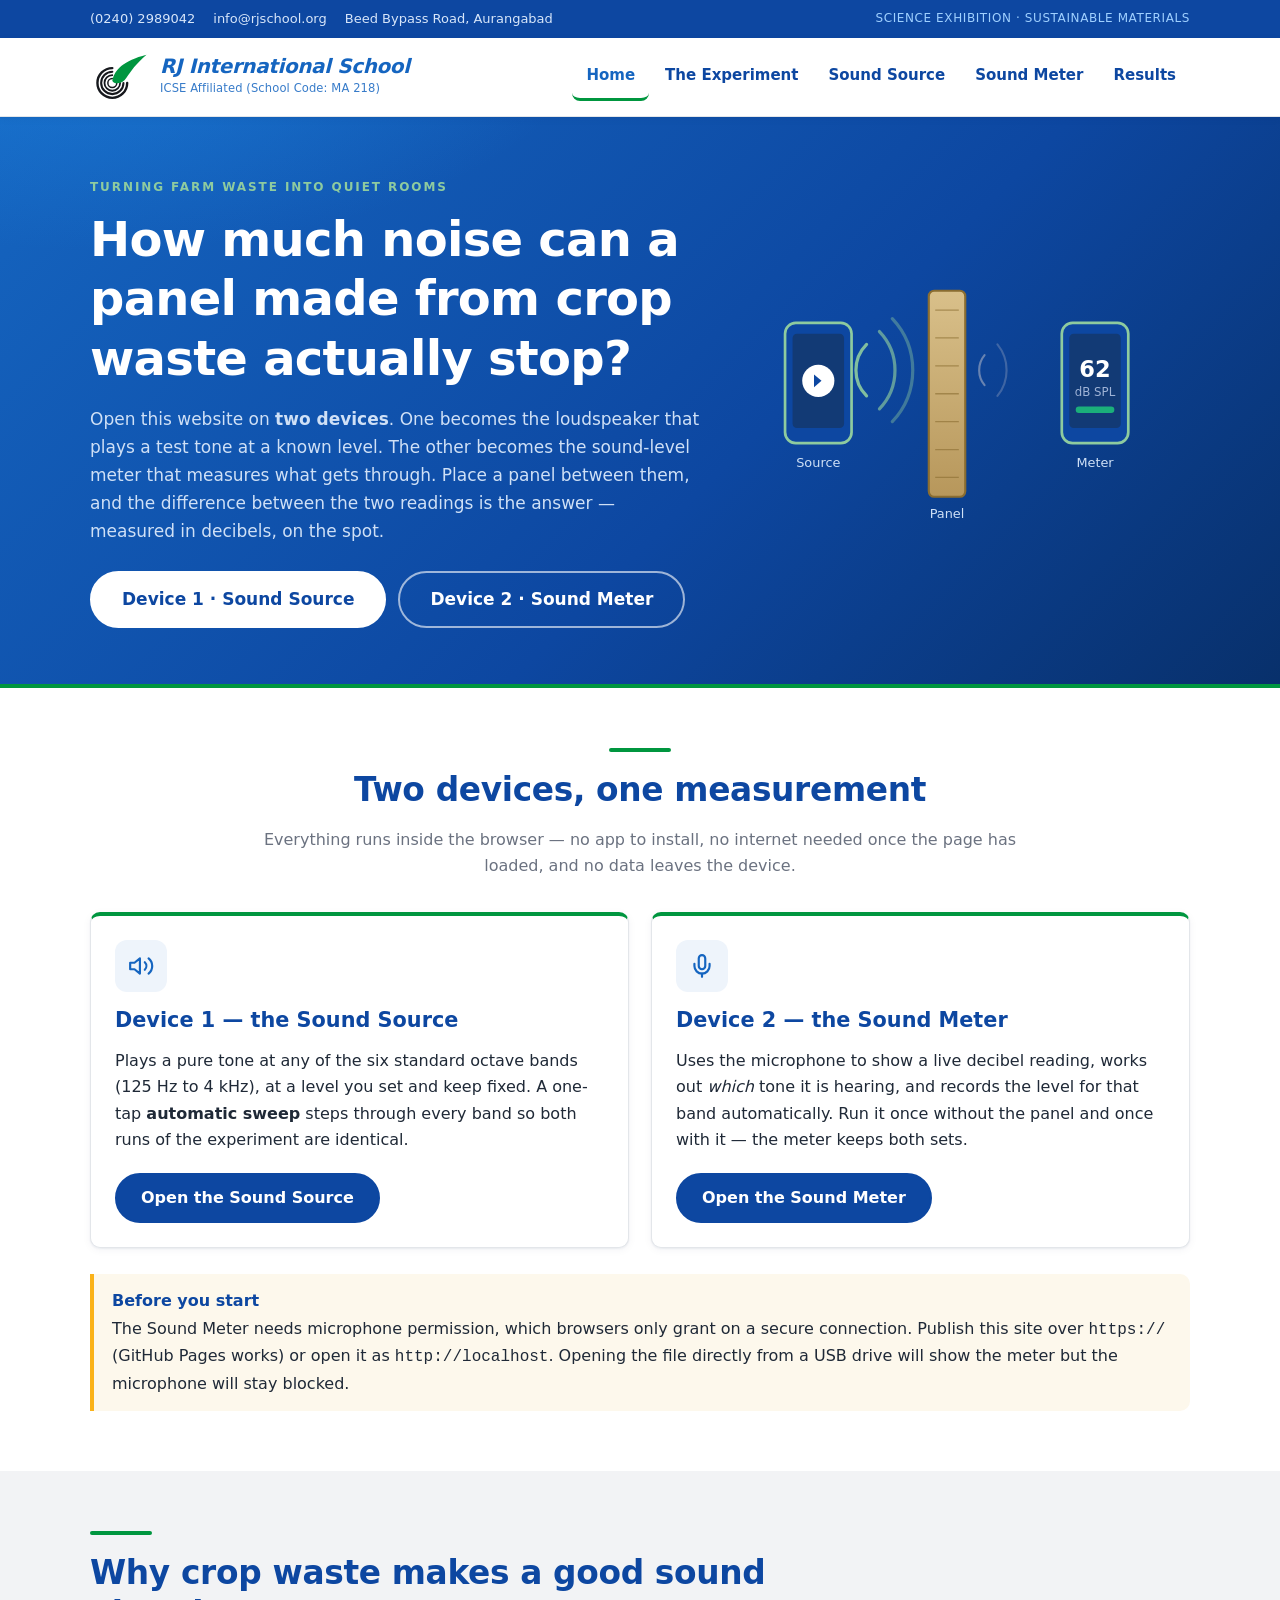
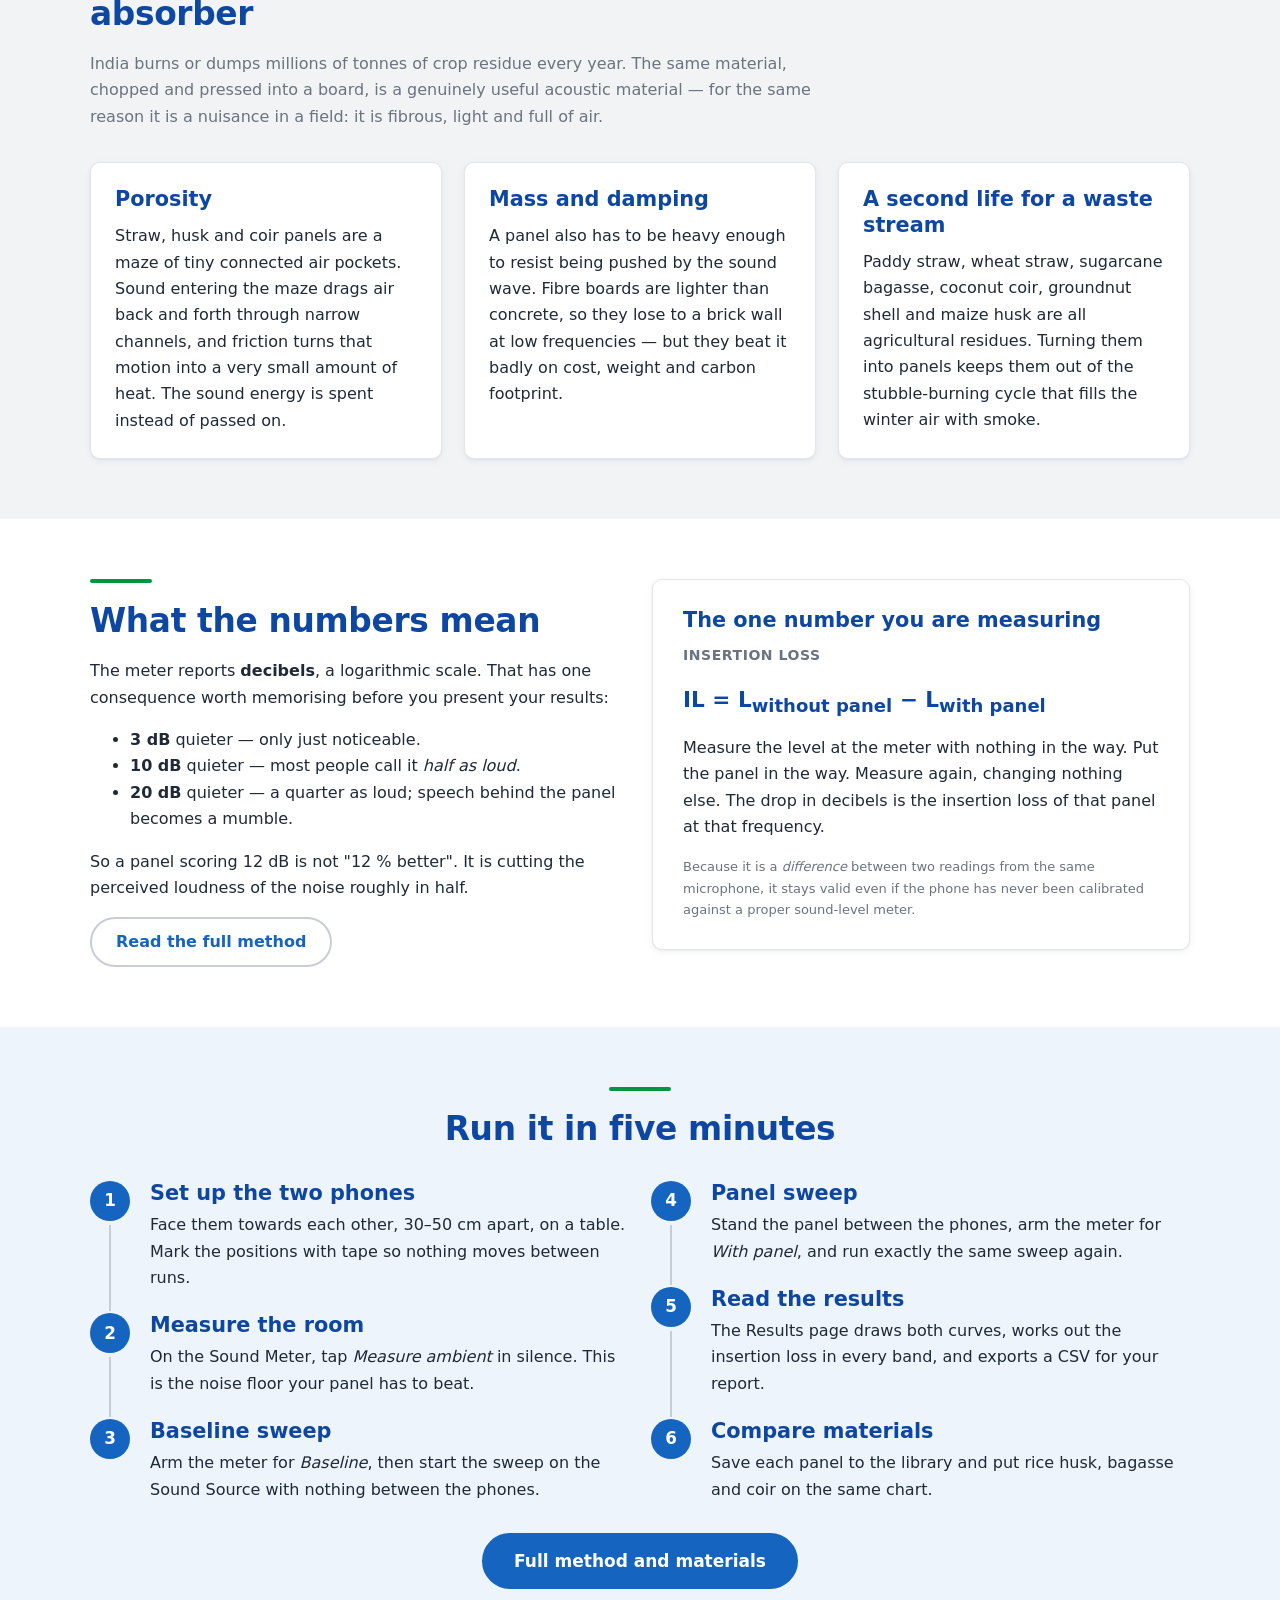
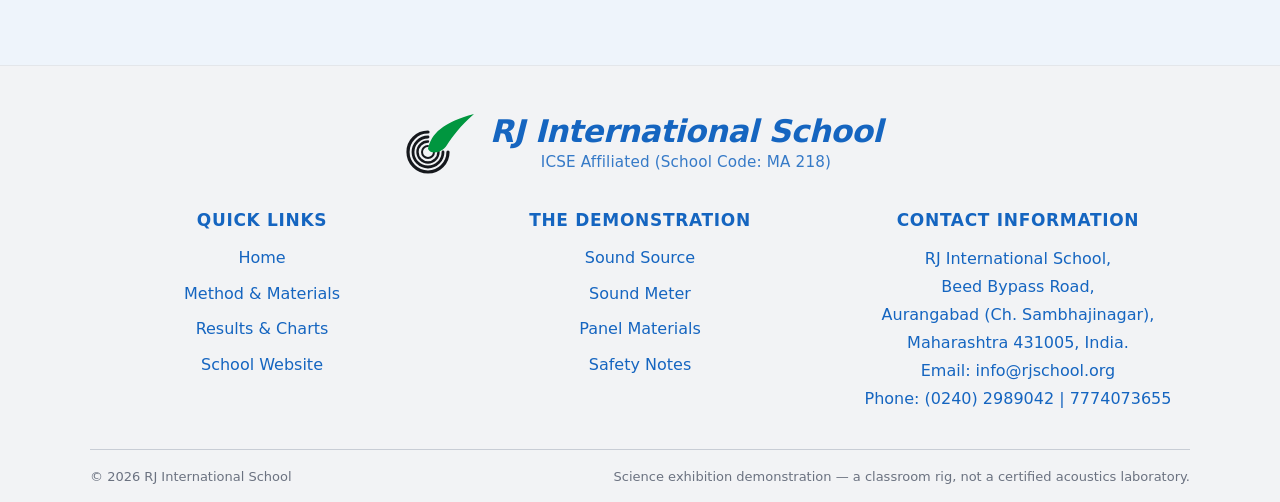
<file: index.html>
<!DOCTYPE html>
<html lang="en">
<head>
<meta charset="utf-8">
<meta name="viewport" content="width=device-width, initial-scale=1">
<title>Soundproofing with Agricultural Waste Panels | RJ International School</title>
<meta name="description" content="A two-device classroom experiment: one phone plays a calibrated test tone, another measures how much of it an agricultural-waste panel blocks.">
<meta name="theme-color" content="#1565c0">
<link rel="stylesheet" href="assets/css/site.css">
<link rel="icon" href="data:image/svg+xml,%3Csvg xmlns='http://www.w3.org/2000/svg' viewBox='0 0 64 64'%3E%3Ccircle cx='32' cy='32' r='31' fill='%231565c0'/%3E%3Ctext x='32' y='44' text-anchor='middle' font-family='system-ui,sans-serif' font-size='30' font-weight='700' font-style='italic' fill='%23fff'%3ERJ%3C/text%3E%3C/svg%3E">
</head>
<body>

<a class="visually-hidden" href="#main">Skip to main content</a>

<div class="topbar">
  <div class="wrap">
    <div class="topbar-contact">
      <a href="tel:+912402989042">(0240) 2989042</a>
      <a href="mailto:info@rjschool.org">info@rjschool.org</a>
      <span>Beed Bypass Road, Aurangabad</span>
    </div>
    <span class="topbar-tag">Science Exhibition &middot; Sustainable Materials</span>
  </div>
</div>

<header class="masthead">
  <div class="wrap">
    <a class="brand" href="index.html">
      <svg class="logo-mark" viewBox="0 0 78 64" aria-hidden="true">
        <g fill="none" stroke="#16181d" stroke-linecap="round">
          <path d="M50 40A20 20 0 1 1 30 20" stroke-width="3.2"/>
          <path d="M45 40A15 15 0 1 1 30 25" stroke-width="2.8"/>
          <path d="M40.5 40A10.5 10.5 0 1 1 30 29.5" stroke-width="2.4"/>
          <path d="M36 40A6 6 0 1 1 30 34" stroke-width="2"/>
        </g>
        <path d="M30 37C33 22 45 10 76 2 62 14 55 24 49 33 44 41 33 43 30 37Z" fill="#00963f"/>
      </svg>
      <span class="brand-text">
        <span class="brand-name">RJ International School</span>
        <span class="brand-sub">ICSE Affiliated (School Code: MA 218)</span>
      </span>
    </a>
    <button class="nav-toggle" type="button" aria-expanded="false" aria-controls="mainnav">
      <svg width="18" height="14" viewBox="0 0 18 14" aria-hidden="true"><path d="M0 1h18M0 7h18M0 13h18" stroke="currentColor" stroke-width="2"/></svg>
      MENU
    </button>
    <nav class="mainnav" id="mainnav" aria-label="Main">
      <ul>
        <li><a href="index.html" aria-current="page">Home</a></li>
        <li><a href="experiment.html">The Experiment</a></li>
        <li><a href="source.html">Sound Source</a></li>
        <li><a href="meter.html">Sound Meter</a></li>
        <li><a href="results.html">Results</a></li>
      </ul>
    </nav>
  </div>
</header>

<main id="main">

<section class="hero">
  <div class="wrap hero-grid">
    <div>
      <span class="eyebrow">Turning farm waste into quiet rooms</span>
      <h1>How much noise can a panel made from crop waste actually stop?</h1>
      <p>
        Open this website on <strong>two devices</strong>. One becomes the loudspeaker
        that plays a test tone at a known level. The other becomes the sound-level
        meter that measures what gets through. Place a panel between them, and the
        difference between the two readings is the answer — measured in decibels,
        on the spot.
      </p>
      <div class="hero-actions">
        <a class="btn btn-onblue btn-lg" href="source.html">Device&nbsp;1 &middot; Sound Source</a>
        <a class="btn btn-ghost btn-lg" href="meter.html">Device&nbsp;2 &middot; Sound Meter</a>
      </div>
    </div>

    <div aria-hidden="true">
      <svg viewBox="0 0 420 300" style="width:100%;height:auto">
        <defs>
          <linearGradient id="panelGrad" x1="0" y1="0" x2="0" y2="1">
            <stop offset="0" stop-color="#d9c08a"/>
            <stop offset="1" stop-color="#b7975b"/>
          </linearGradient>
        </defs>
        <!-- sound waves from the left -->
        <g stroke="#8ecb9f" fill="none" stroke-width="3" stroke-linecap="round">
          <path d="M118 150a34 34 0 0 1 0-48" opacity=".9"/>
          <path d="M130 162a52 52 0 0 0 0-72" opacity=".65"/>
          <path d="M142 174a70 70 0 0 0 0-96" opacity=".4"/>
        </g>
        <!-- phone 1 -->
        <rect x="42" y="82" width="62" height="112" rx="10" fill="#0d47a1" stroke="#8ecb9f" stroke-width="2.5"/>
        <rect x="49" y="92" width="48" height="88" rx="4" fill="#123a75"/>
        <circle cx="73" cy="136" r="15" fill="#ffffff"/>
        <path d="M69 130v12l7-6z" fill="#0d47a1"/>
        <!-- panel -->
        <rect x="176" y="52" width="34" height="192" rx="5" fill="url(#panelGrad)" stroke="#8a6d31" stroke-width="2"/>
        <g stroke="#8a6d31" stroke-width="1.2" opacity=".6">
          <path d="M182 70h22M182 96h22M182 122h22M182 148h22M182 174h22M182 200h22M182 226h22"/>
        </g>
        <!-- attenuated waves on the right -->
        <g stroke="#7f93b8" fill="none" stroke-width="2" stroke-linecap="round">
          <path d="M228 140a22 22 0 0 1 0-28" opacity=".8"/>
          <path d="M240 150a38 38 0 0 0 0-48" opacity=".45"/>
        </g>
        <!-- phone 2 -->
        <rect x="300" y="82" width="62" height="112" rx="10" fill="#0d47a1" stroke="#8ecb9f" stroke-width="2.5"/>
        <rect x="307" y="92" width="48" height="88" rx="4" fill="#123a75"/>
        <text x="331" y="132" text-anchor="middle" font-family="system-ui, sans-serif" font-size="21" font-weight="700" fill="#fff">62</text>
        <text x="331" y="150" text-anchor="middle" font-family="system-ui, sans-serif" font-size="11" fill="#9fb3d6">dB SPL</text>
        <rect x="313" y="160" width="36" height="6" rx="3" fill="#1baf7a"/>
        <!-- labels -->
        <text x="73" y="216" text-anchor="middle" font-family="system-ui, sans-serif" font-size="12" fill="#cfe0f6">Source</text>
        <text x="193" y="264" text-anchor="middle" font-family="system-ui, sans-serif" font-size="12" fill="#cfe0f6">Panel</text>
        <text x="331" y="216" text-anchor="middle" font-family="system-ui, sans-serif" font-size="12" fill="#cfe0f6">Meter</text>
      </svg>
    </div>
  </div>
</section>

<section class="section">
  <div class="wrap">
    <div class="section-head center">
      <div class="rule" style="margin-left:auto;margin-right:auto"></div>
      <h2>Two devices, one measurement</h2>
      <p class="muted">
        Everything runs inside the browser — no app to install, no internet needed once
        the page has loaded, and no data leaves the device.
      </p>
    </div>

    <div class="grid grid-2">
      <div class="card card-top device-card">
        <div class="device-icon" aria-hidden="true">
          <svg width="26" height="26" viewBox="0 0 24 24" fill="none" stroke="currentColor" stroke-width="2" stroke-linecap="round" stroke-linejoin="round">
            <path d="M11 5 6 9H2v6h4l5 4V5z"/><path d="M15.5 8.5a5 5 0 0 1 0 7"/><path d="M19 5a9 9 0 0 1 0 14"/>
          </svg>
        </div>
        <h3>Device 1 — the Sound Source</h3>
        <p>
          Plays a pure tone at any of the six standard octave bands (125&nbsp;Hz to
          4&nbsp;kHz), at a level you set and keep fixed. A one-tap
          <strong>automatic sweep</strong> steps through every band so both runs of the
          experiment are identical.
        </p>
        <a class="btn btn-solid" href="source.html">Open the Sound Source</a>
      </div>

      <div class="card card-top device-card">
        <div class="device-icon" aria-hidden="true">
          <svg width="26" height="26" viewBox="0 0 24 24" fill="none" stroke="currentColor" stroke-width="2" stroke-linecap="round" stroke-linejoin="round">
            <path d="M12 2a3 3 0 0 0-3 3v7a3 3 0 0 0 6 0V5a3 3 0 0 0-3-3z"/><path d="M19 10v2a7 7 0 0 1-14 0v-2"/><path d="M12 19v3"/>
          </svg>
        </div>
        <h3>Device 2 — the Sound Meter</h3>
        <p>
          Uses the microphone to show a live decibel reading, works out
          <em>which</em> tone it is hearing, and records the level for that band
          automatically. Run it once without the panel and once with it — the meter
          keeps both sets.
        </p>
        <a class="btn btn-solid" href="meter.html">Open the Sound Meter</a>
      </div>
    </div>

    <div class="note note-warn" style="margin-top:26px">
      <span class="note-title">Before you start</span>
      The Sound Meter needs microphone permission, which browsers only grant on a
      secure connection. Publish this site over <code>https://</code> (GitHub Pages works)
      or open it as <code>http://localhost</code>. Opening the file directly from a USB
      drive will show the meter but the microphone will stay blocked.
    </div>
  </div>
</section>

<section class="section section-cream">
  <div class="wrap">
    <div class="section-head">
      <div class="rule"></div>
      <h2>Why crop waste makes a good sound absorber</h2>
      <p class="muted">
        India burns or dumps millions of tonnes of crop residue every year. The same
        material, chopped and pressed into a board, is a genuinely useful acoustic
        material — for the same reason it is a nuisance in a field: it is fibrous,
        light and full of air.
      </p>
    </div>

    <div class="grid grid-3">
      <div class="card">
        <h3>Porosity</h3>
        <p>
          Straw, husk and coir panels are a maze of tiny connected air pockets. Sound
          entering the maze drags air back and forth through narrow channels, and
          friction turns that motion into a very small amount of heat. The sound
          energy is spent instead of passed on.
        </p>
      </div>
      <div class="card">
        <h3>Mass and damping</h3>
        <p>
          A panel also has to be heavy enough to resist being pushed by the sound wave.
          Fibre boards are lighter than concrete, so they lose to a brick wall at low
          frequencies — but they beat it badly on cost, weight and carbon footprint.
        </p>
      </div>
      <div class="card">
        <h3>A second life for a waste stream</h3>
        <p>
          Paddy straw, wheat straw, sugarcane bagasse, coconut coir, groundnut shell
          and maize husk are all agricultural residues. Turning them into panels keeps
          them out of the stubble-burning cycle that fills the winter air with smoke.
        </p>
      </div>
    </div>
  </div>
</section>

<section class="section">
  <div class="wrap split">
    <div>
      <div class="rule"></div>
      <h2>What the numbers mean</h2>
      <p>
        The meter reports <strong>decibels</strong>, a logarithmic scale. That has one
        consequence worth memorising before you present your results:
      </p>
      <ul>
        <li><strong>3 dB</strong> quieter — only just noticeable.</li>
        <li><strong>10 dB</strong> quieter — most people call it <em>half as loud</em>.</li>
        <li><strong>20 dB</strong> quieter — a quarter as loud; speech behind the panel becomes a mumble.</li>
      </ul>
      <p>
        So a panel scoring 12&nbsp;dB is not "12&nbsp;% better". It is cutting the
        perceived loudness of the noise roughly in half.
      </p>
      <a class="btn btn-outline" href="experiment.html">Read the full method</a>
    </div>
    <div class="card card-pad-lg">
      <h3 style="margin-top:0">The one number you are measuring</h3>
      <p class="muted small" style="letter-spacing:.04em;text-transform:uppercase;font-weight:700">Insertion loss</p>
      <p style="font-family:var(--font-display);font-weight:700;font-size:1.35rem;line-height:1.5;color:var(--brand-blue-dark)">
        IL = L<sub>without panel</sub> &minus; L<sub>with panel</sub>
      </p>
      <p>
        Measure the level at the meter with nothing in the way. Put the panel in the
        way. Measure again, changing nothing else. The drop in decibels is the
        insertion loss of that panel at that frequency.
      </p>
      <p class="hint">
        Because it is a <em>difference</em> between two readings from the same
        microphone, it stays valid even if the phone has never been calibrated
        against a proper sound-level meter.
      </p>
    </div>
  </div>
</section>

<section class="section section-alt">
  <div class="wrap">
    <div class="section-head center">
      <div class="rule" style="margin-left:auto;margin-right:auto"></div>
      <h2>Run it in five minutes</h2>
    </div>
    <div class="grid grid-2" style="align-items:start">
      <ol class="steps">
        <li>
          <h3>Set up the two phones</h3>
          <p>Face them towards each other, 30–50&nbsp;cm apart, on a table. Mark the
          positions with tape so nothing moves between runs.</p>
        </li>
        <li>
          <h3>Measure the room</h3>
          <p>On the Sound Meter, tap <em>Measure ambient</em> in silence. This is the
          noise floor your panel has to beat.</p>
        </li>
        <li>
          <h3>Baseline sweep</h3>
          <p>Arm the meter for <em>Baseline</em>, then start the sweep on the Sound
          Source with nothing between the phones.</p>
        </li>
      </ol>
      <ol class="steps" start="4" style="counter-reset:step 3">
        <li>
          <h3>Panel sweep</h3>
          <p>Stand the panel between the phones, arm the meter for
          <em>With panel</em>, and run exactly the same sweep again.</p>
        </li>
        <li>
          <h3>Read the results</h3>
          <p>The Results page draws both curves, works out the insertion loss in every
          band, and exports a CSV for your report.</p>
        </li>
        <li>
          <h3>Compare materials</h3>
          <p>Save each panel to the library and put rice husk, bagasse and coir on the
          same chart.</p>
        </li>
      </ol>
    </div>
    <p class="center" style="margin-top:30px">
      <a class="btn btn-primary btn-lg" href="experiment.html">Full method and materials</a>
    </p>
  </div>
</section>

</main>

<footer class="site-footer">
  <div class="wrap">
    <div class="footer-brand">
      <svg class="logo-mark" viewBox="0 0 78 64" aria-hidden="true">
        <g fill="none" stroke="#16181d" stroke-linecap="round">
          <path d="M50 40A20 20 0 1 1 30 20" stroke-width="3.2"/>
          <path d="M45 40A15 15 0 1 1 30 25" stroke-width="2.8"/>
          <path d="M40.5 40A10.5 10.5 0 1 1 30 29.5" stroke-width="2.4"/>
          <path d="M36 40A6 6 0 1 1 30 34" stroke-width="2"/>
        </g>
        <path d="M30 37C33 22 45 10 76 2 62 14 55 24 49 33 44 41 33 43 30 37Z" fill="#00963f"/>
      </svg>
      <span class="brand-text">
        <span class="brand-name">RJ International School</span>
        <span class="brand-sub">ICSE Affiliated (School Code: MA 218)</span>
      </span>
    </div>

    <div class="footer-grid">
      <div>
        <h4>Quick Links</h4>
        <ul>
          <li><a href="index.html">Home</a></li>
          <li><a href="experiment.html">Method &amp; Materials</a></li>
          <li><a href="results.html">Results &amp; Charts</a></li>
          <li><a href="https://rjschool.org">School Website</a></li>
        </ul>
      </div>
      <div>
        <h4>The Demonstration</h4>
        <ul>
          <li><a href="source.html">Sound Source</a></li>
          <li><a href="meter.html">Sound Meter</a></li>
          <li><a href="experiment.html">Panel Materials</a></li>
          <li><a href="experiment.html">Safety Notes</a></li>
        </ul>
      </div>
      <div>
        <h4>Contact Information</h4>
        <address class="footer-address">
          RJ International School,<br>
          Beed Bypass Road,<br>
          Aurangabad (Ch. Sambhajinagar),<br>
          Maharashtra 431005, India.<br>
          Email: <a href="mailto:info@rjschool.org">info@rjschool.org</a><br>
          Phone: <a href="tel:+912402989042">(0240) 2989042</a> |
          <a href="tel:+917774073655">7774073655</a>
        </address>
      </div>
    </div>

    <div class="footer-bottom">
      <span>&copy; <span data-year>2026</span> RJ International School</span>
      <span>Science exhibition demonstration — a classroom rig, not a certified acoustics laboratory.</span>
    </div>
  </div>
</footer>

<script src="assets/js/site.js"></script>
</body>
</html>
</file>
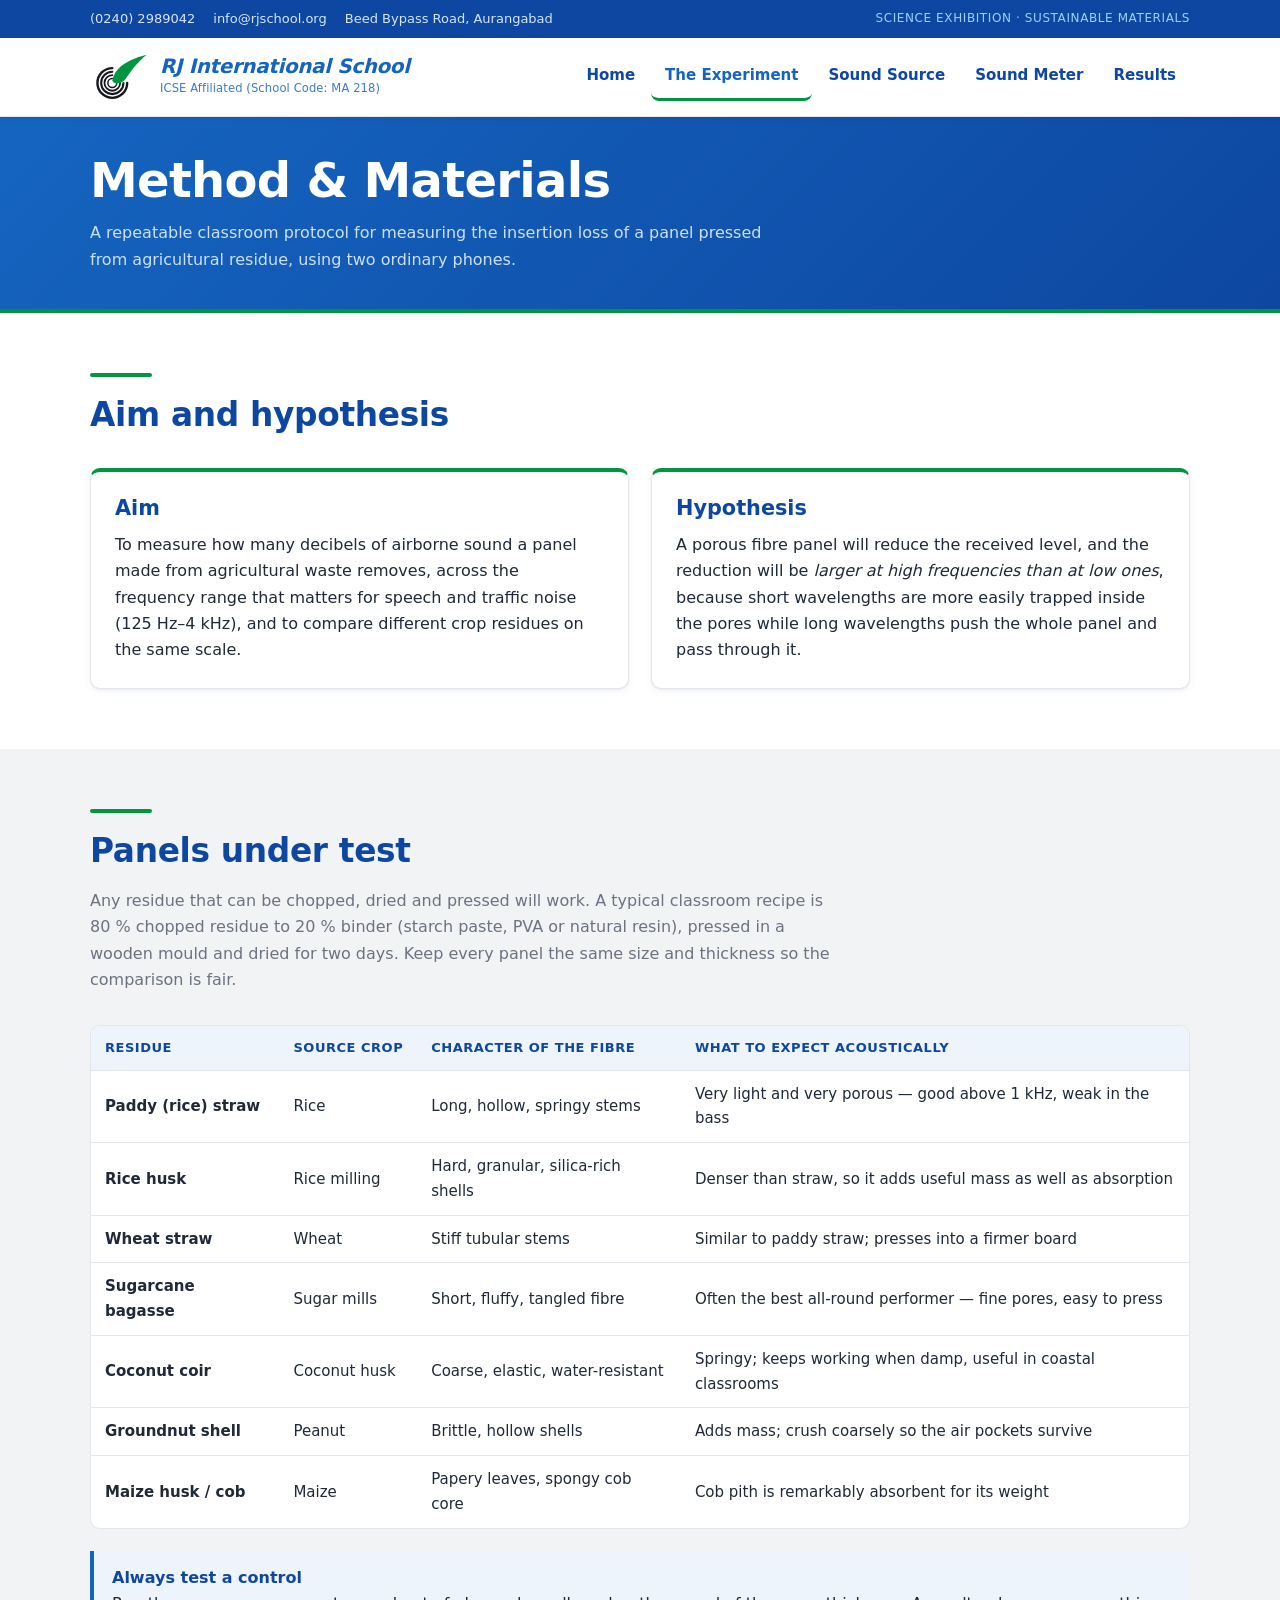
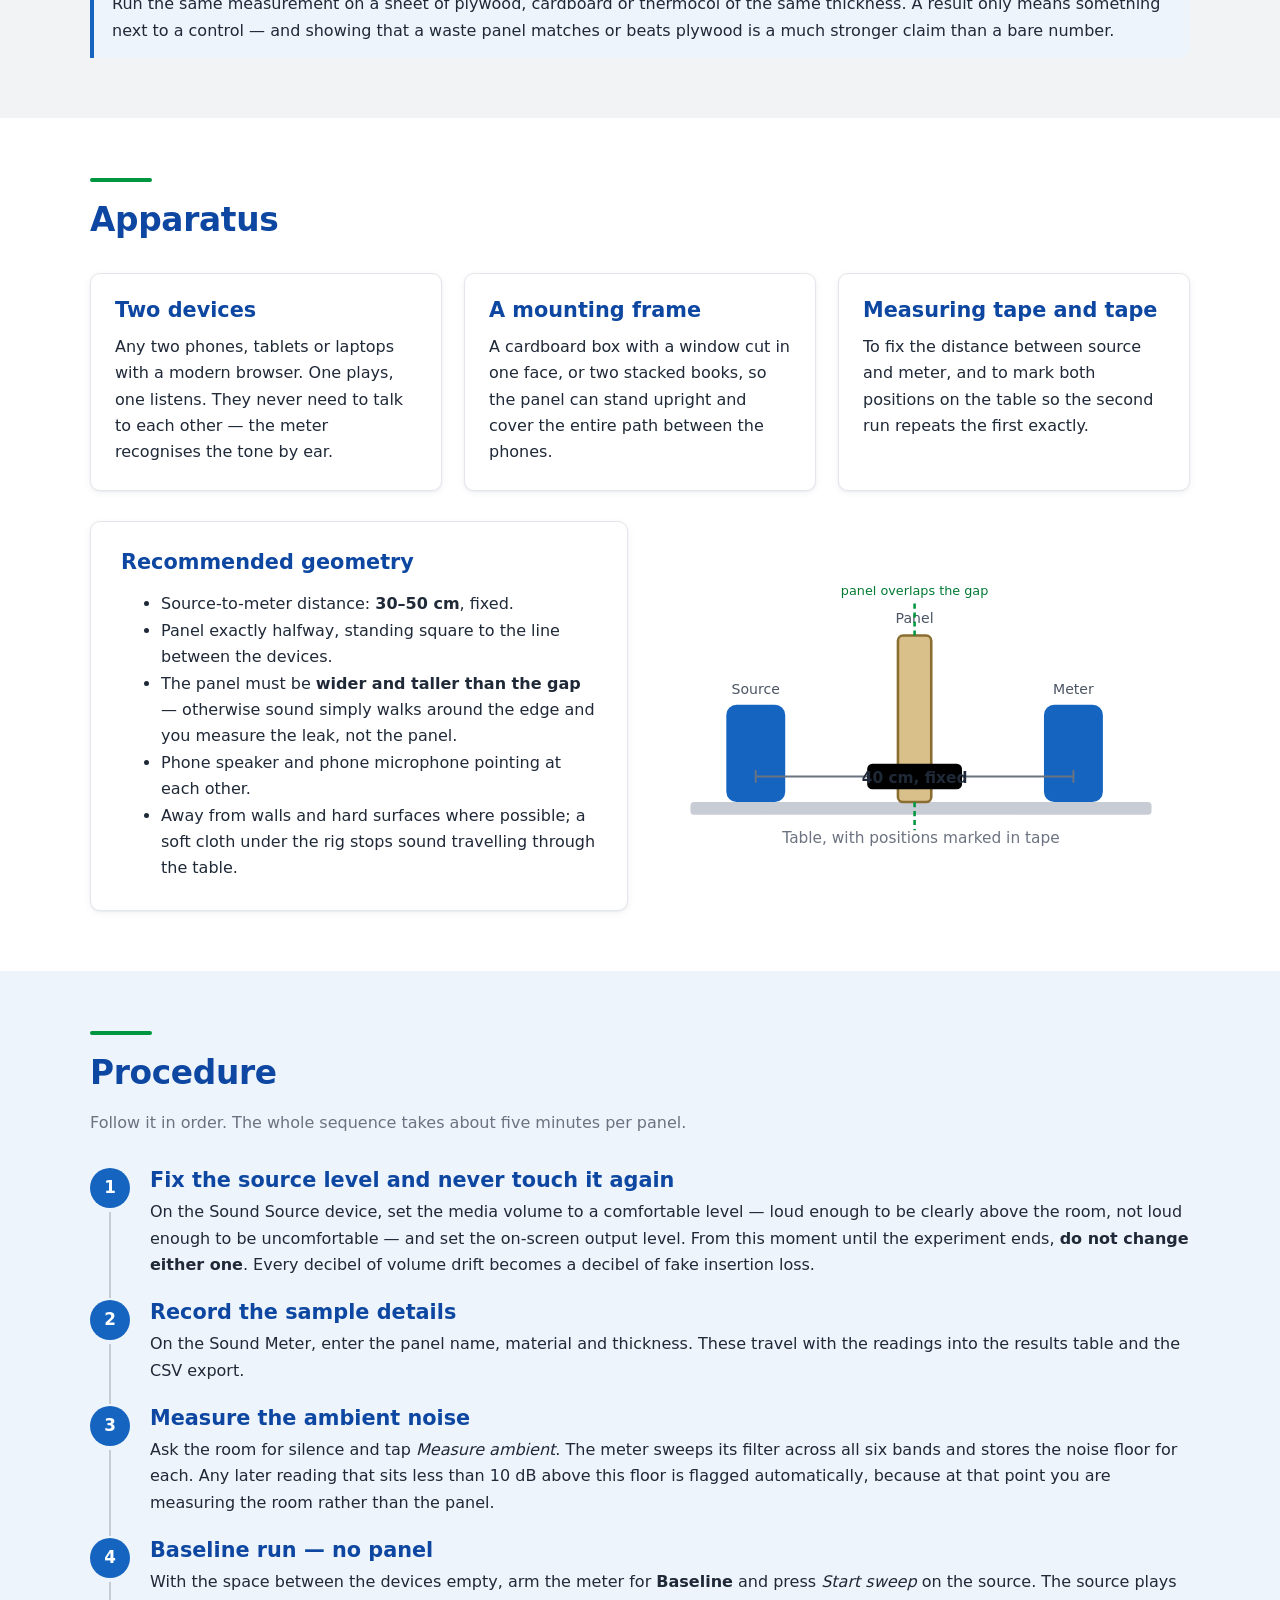
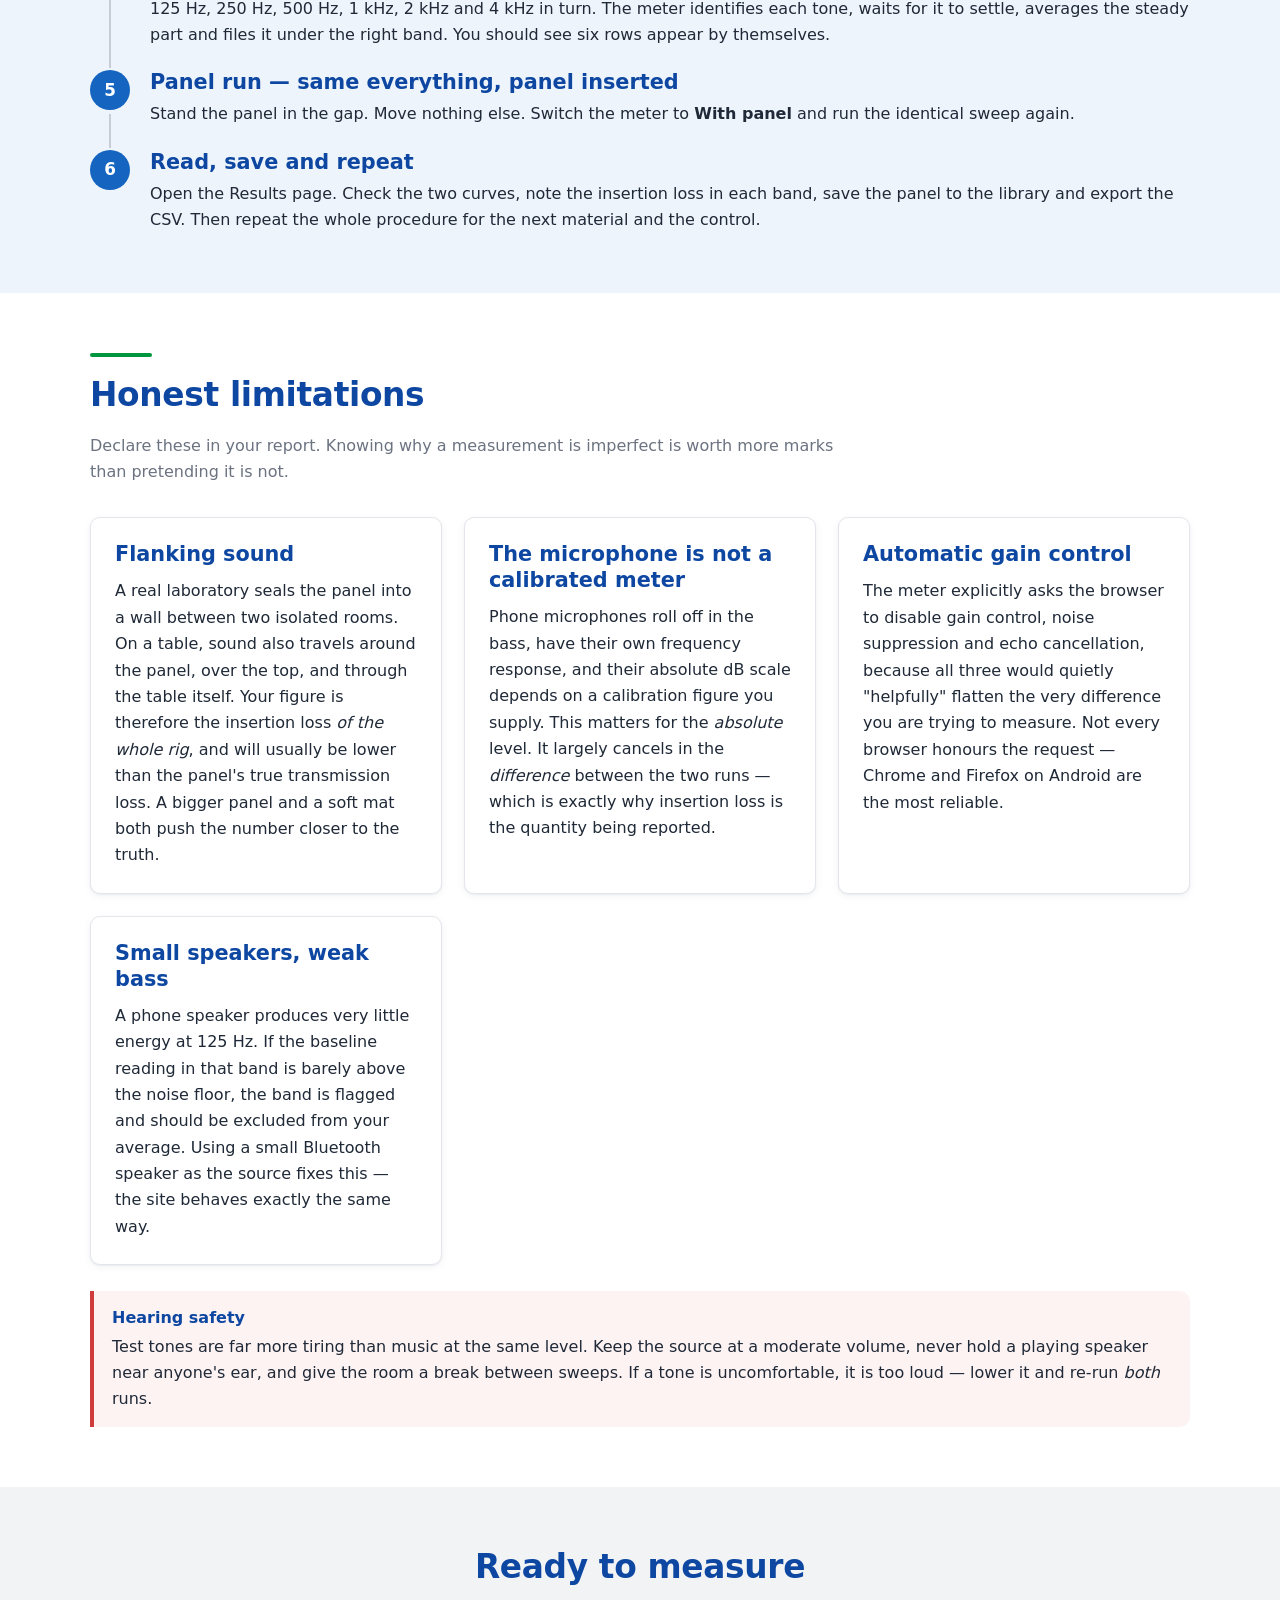
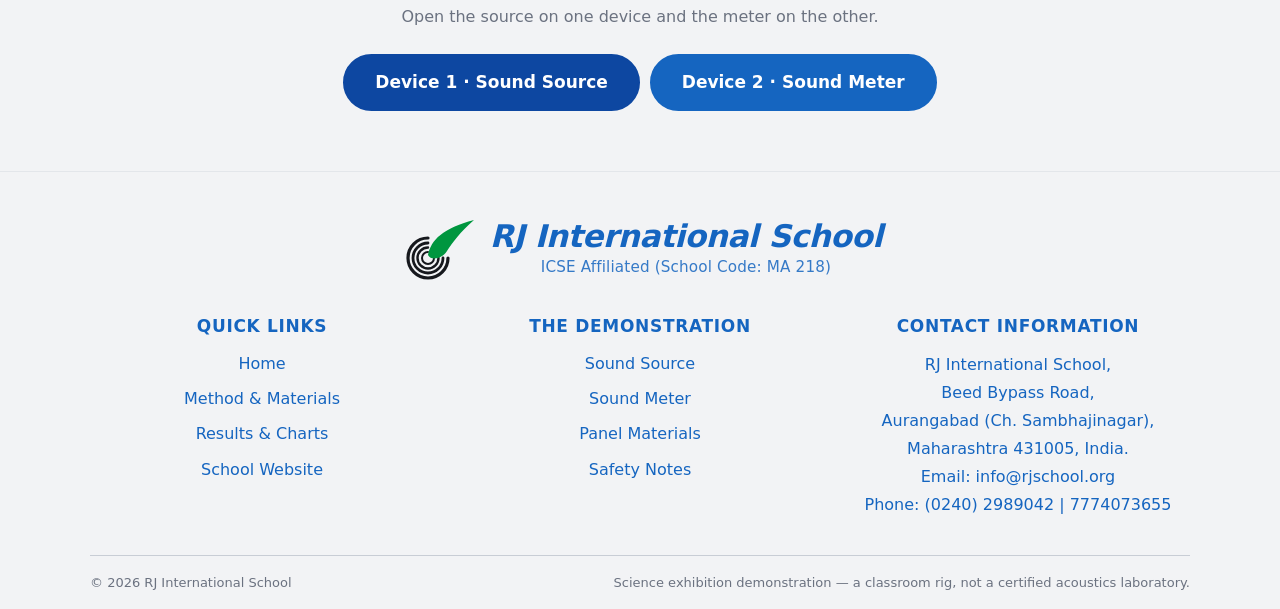
<file: experiment.html>
<!DOCTYPE html>
<html lang="en">
<head>
<meta charset="utf-8">
<meta name="viewport" content="width=device-width, initial-scale=1">
<title>Method &amp; Materials | Soundproofing with Agricultural Waste Panels</title>
<meta name="description" content="How the two-device soundproofing test works: panel materials, apparatus, step-by-step protocol, and the sources of error to declare in your report.">
<meta name="theme-color" content="#1565c0">
<link rel="stylesheet" href="assets/css/site.css">
<link rel="icon" href="data:image/svg+xml,%3Csvg xmlns='http://www.w3.org/2000/svg' viewBox='0 0 64 64'%3E%3Ccircle cx='32' cy='32' r='31' fill='%231565c0'/%3E%3Ctext x='32' y='44' text-anchor='middle' font-family='system-ui,sans-serif' font-size='30' font-weight='700' font-style='italic' fill='%23fff'%3ERJ%3C/text%3E%3C/svg%3E">
</head>
<body>

<a class="visually-hidden" href="#main">Skip to main content</a>

<div class="topbar">
  <div class="wrap">
    <div class="topbar-contact">
      <a href="tel:+912402989042">(0240) 2989042</a>
      <a href="mailto:info@rjschool.org">info@rjschool.org</a>
      <span>Beed Bypass Road, Aurangabad</span>
    </div>
    <span class="topbar-tag">Science Exhibition &middot; Sustainable Materials</span>
  </div>
</div>

<header class="masthead">
  <div class="wrap">
    <a class="brand" href="index.html">
      <svg class="logo-mark" viewBox="0 0 78 64" aria-hidden="true">
        <g fill="none" stroke="#16181d" stroke-linecap="round">
          <path d="M50 40A20 20 0 1 1 30 20" stroke-width="3.2"/>
          <path d="M45 40A15 15 0 1 1 30 25" stroke-width="2.8"/>
          <path d="M40.5 40A10.5 10.5 0 1 1 30 29.5" stroke-width="2.4"/>
          <path d="M36 40A6 6 0 1 1 30 34" stroke-width="2"/>
        </g>
        <path d="M30 37C33 22 45 10 76 2 62 14 55 24 49 33 44 41 33 43 30 37Z" fill="#00963f"/>
      </svg>
      <span class="brand-text">
        <span class="brand-name">RJ International School</span>
        <span class="brand-sub">ICSE Affiliated (School Code: MA 218)</span>
      </span>
    </a>
    <button class="nav-toggle" type="button" aria-expanded="false" aria-controls="mainnav">
      <svg width="18" height="14" viewBox="0 0 18 14" aria-hidden="true"><path d="M0 1h18M0 7h18M0 13h18" stroke="currentColor" stroke-width="2"/></svg>
      MENU
    </button>
    <nav class="mainnav" id="mainnav" aria-label="Main">
      <ul>
        <li><a href="index.html">Home</a></li>
        <li><a href="experiment.html" aria-current="page">The Experiment</a></li>
        <li><a href="source.html">Sound Source</a></li>
        <li><a href="meter.html">Sound Meter</a></li>
        <li><a href="results.html">Results</a></li>
      </ul>
    </nav>
  </div>
</header>

<main id="main">

<section class="page-head">
  <div class="wrap">
    <h1>Method &amp; Materials</h1>
    <p>
      A repeatable classroom protocol for measuring the insertion loss of a panel
      pressed from agricultural residue, using two ordinary phones.
    </p>
  </div>
</section>

<section class="section">
  <div class="wrap">
    <div class="section-head">
      <div class="rule"></div>
      <h2>Aim and hypothesis</h2>
    </div>
    <div class="grid grid-2">
      <div class="card card-top">
        <h3>Aim</h3>
        <p>
          To measure how many decibels of airborne sound a panel made from
          agricultural waste removes, across the frequency range that matters for
          speech and traffic noise (125&nbsp;Hz&ndash;4&nbsp;kHz), and to compare
          different crop residues on the same scale.
        </p>
      </div>
      <div class="card card-top">
        <h3>Hypothesis</h3>
        <p>
          A porous fibre panel will reduce the received level, and the reduction will
          be <em>larger at high frequencies than at low ones</em>, because short
          wavelengths are more easily trapped inside the pores while long wavelengths
          push the whole panel and pass through it.
        </p>
      </div>
    </div>
  </div>
</section>

<section class="section section-cream">
  <div class="wrap">
    <div class="section-head">
      <div class="rule"></div>
      <h2>Panels under test</h2>
      <p class="muted">
        Any residue that can be chopped, dried and pressed will work. A typical
        classroom recipe is 80&nbsp;% chopped residue to 20&nbsp;% binder
        (starch paste, PVA or natural resin), pressed in a wooden mould and dried
        for two days. Keep every panel the same size and thickness so the
        comparison is fair.
      </p>
    </div>

    <div class="table-wrap">
      <table class="data">
        <caption class="visually-hidden">Agricultural residues used to press the test panels</caption>
        <thead>
          <tr>
            <th scope="col">Residue</th>
            <th scope="col">Source crop</th>
            <th scope="col">Character of the fibre</th>
            <th scope="col">What to expect acoustically</th>
          </tr>
        </thead>
        <tbody>
          <tr>
            <td><strong>Paddy (rice) straw</strong></td>
            <td>Rice</td>
            <td>Long, hollow, springy stems</td>
            <td>Very light and very porous — good above 1&nbsp;kHz, weak in the bass</td>
          </tr>
          <tr>
            <td><strong>Rice husk</strong></td>
            <td>Rice milling</td>
            <td>Hard, granular, silica-rich shells</td>
            <td>Denser than straw, so it adds useful mass as well as absorption</td>
          </tr>
          <tr>
            <td><strong>Wheat straw</strong></td>
            <td>Wheat</td>
            <td>Stiff tubular stems</td>
            <td>Similar to paddy straw; presses into a firmer board</td>
          </tr>
          <tr>
            <td><strong>Sugarcane bagasse</strong></td>
            <td>Sugar mills</td>
            <td>Short, fluffy, tangled fibre</td>
            <td>Often the best all-round performer — fine pores, easy to press</td>
          </tr>
          <tr>
            <td><strong>Coconut coir</strong></td>
            <td>Coconut husk</td>
            <td>Coarse, elastic, water-resistant</td>
            <td>Springy; keeps working when damp, useful in coastal classrooms</td>
          </tr>
          <tr>
            <td><strong>Groundnut shell</strong></td>
            <td>Peanut</td>
            <td>Brittle, hollow shells</td>
            <td>Adds mass; crush coarsely so the air pockets survive</td>
          </tr>
          <tr>
            <td><strong>Maize husk / cob</strong></td>
            <td>Maize</td>
            <td>Papery leaves, spongy cob core</td>
            <td>Cob pith is remarkably absorbent for its weight</td>
          </tr>
        </tbody>
      </table>
    </div>

    <div class="note" style="margin-top:22px">
      <span class="note-title">Always test a control</span>
      Run the same measurement on a sheet of plywood, cardboard or thermocol of the
      same thickness. A result only means something next to a control — and showing
      that a waste panel matches or beats plywood is a much stronger claim than a
      bare number.
    </div>
  </div>
</section>

<section class="section">
  <div class="wrap">
    <div class="section-head">
      <div class="rule"></div>
      <h2>Apparatus</h2>
    </div>
    <div class="grid grid-3">
      <div class="card">
        <h3>Two devices</h3>
        <p>Any two phones, tablets or laptops with a modern browser. One plays,
        one listens. They never need to talk to each other — the meter recognises
        the tone by ear.</p>
      </div>
      <div class="card">
        <h3>A mounting frame</h3>
        <p>A cardboard box with a window cut in one face, or two stacked books, so
        the panel can stand upright and cover the entire path between the phones.</p>
      </div>
      <div class="card">
        <h3>Measuring tape and tape</h3>
        <p>To fix the distance between source and meter, and to mark both positions
        on the table so the second run repeats the first exactly.</p>
      </div>
    </div>

    <div class="split" style="margin-top:30px;align-items:center">
      <div class="card card-pad-lg">
        <h3 style="margin-top:0">Recommended geometry</h3>
        <ul>
          <li>Source-to-meter distance: <strong>30&ndash;50&nbsp;cm</strong>, fixed.</li>
          <li>Panel exactly halfway, standing square to the line between the devices.</li>
          <li>The panel must be <strong>wider and taller than the gap</strong> —
              otherwise sound simply walks around the edge and you measure the
              leak, not the panel.</li>
          <li>Phone speaker and phone microphone pointing at each other.</li>
          <li>Away from walls and hard surfaces where possible; a soft cloth under
              the rig stops sound travelling through the table.</li>
        </ul>
      </div>
      <div aria-hidden="true">
        <svg viewBox="0 0 420 250" style="width:100%;height:auto;background:var(--surface-alt);border-radius:12px">
          <rect x="30" y="196" width="360" height="10" rx="3" fill="#c8cdd5"/>
          <text x="210" y="228" text-anchor="middle" font-family="system-ui,sans-serif" font-size="12" fill="#6b7280">Table, with positions marked in tape</text>
          <!-- source -->
          <rect x="58" y="120" width="46" height="76" rx="8" fill="#1565c0"/>
          <text x="81" y="112" text-anchor="middle" font-family="system-ui,sans-serif" font-size="11" fill="#4b5563">Source</text>
          <!-- panel -->
          <rect x="192" y="66" width="26" height="130" rx="4" fill="#d9c08a" stroke="#8a6d31" stroke-width="2"/>
          <text x="205" y="56" text-anchor="middle" font-family="system-ui,sans-serif" font-size="11" fill="#4b5563">Panel</text>
          <!-- meter -->
          <rect x="306" y="120" width="46" height="76" rx="8" fill="#1565c0"/>
          <text x="329" y="112" text-anchor="middle" font-family="system-ui,sans-serif" font-size="11" fill="#4b5563">Meter</text>
          <!-- distance -->
          <g stroke="#6b7280" stroke-width="1.5">
            <path d="M81 176h248"/>
            <path d="M81 171v10M329 171v10"/>
          </g>
          <rect x="168" y="166" width="74" height="20" rx="4" fill="var(--surface-alt)"/>
          <text x="205" y="181" text-anchor="middle" font-family="system-ui,sans-serif" font-size="12" font-weight="600" fill="#1f2937">40 cm, fixed</text>
          <!-- overlap arrows -->
          <g stroke="#00963f" stroke-width="2" stroke-dasharray="4 3">
            <path d="M205 66V40M205 196v22"/>
          </g>
          <text x="205" y="34" text-anchor="middle" font-family="system-ui,sans-serif" font-size="10" fill="#007a33">panel overlaps the gap</text>
        </svg>
      </div>
    </div>
  </div>
</section>

<section class="section section-alt">
  <div class="wrap">
    <div class="section-head">
      <div class="rule"></div>
      <h2>Procedure</h2>
      <p class="muted">Follow it in order. The whole sequence takes about five minutes per panel.</p>
    </div>

    <ol class="steps">
      <li>
        <h3>Fix the source level and never touch it again</h3>
        <p>
          On the Sound Source device, set the media volume to a comfortable level —
          loud enough to be clearly above the room, not loud enough to be
          uncomfortable — and set the on-screen output level. From this moment until
          the experiment ends, <strong>do not change either one</strong>. Every
          decibel of volume drift becomes a decibel of fake insertion loss.
        </p>
      </li>
      <li>
        <h3>Record the sample details</h3>
        <p>
          On the Sound Meter, enter the panel name, material and thickness. These
          travel with the readings into the results table and the CSV export.
        </p>
      </li>
      <li>
        <h3>Measure the ambient noise</h3>
        <p>
          Ask the room for silence and tap <em>Measure ambient</em>. The meter sweeps
          its filter across all six bands and stores the noise floor for each. Any
          later reading that sits less than 10&nbsp;dB above this floor is flagged
          automatically, because at that point you are measuring the room rather
          than the panel.
        </p>
      </li>
      <li>
        <h3>Baseline run — no panel</h3>
        <p>
          With the space between the devices empty, arm the meter for
          <strong>Baseline</strong> and press <em>Start sweep</em> on the source.
          The source plays 125&nbsp;Hz, 250&nbsp;Hz, 500&nbsp;Hz, 1&nbsp;kHz,
          2&nbsp;kHz and 4&nbsp;kHz in turn. The meter identifies each tone, waits
          for it to settle, averages the steady part and files it under the right
          band. You should see six rows appear by themselves.
        </p>
      </li>
      <li>
        <h3>Panel run — same everything, panel inserted</h3>
        <p>
          Stand the panel in the gap. Move nothing else. Switch the meter to
          <strong>With panel</strong> and run the identical sweep again.
        </p>
      </li>
      <li>
        <h3>Read, save and repeat</h3>
        <p>
          Open the Results page. Check the two curves, note the insertion loss in
          each band, save the panel to the library and export the CSV. Then repeat
          the whole procedure for the next material and the control.
        </p>
      </li>
    </ol>
  </div>
</section>

<section class="section">
  <div class="wrap">
    <div class="section-head">
      <div class="rule"></div>
      <h2>Honest limitations</h2>
      <p class="muted">
        Declare these in your report. Knowing why a measurement is imperfect is worth
        more marks than pretending it is not.
      </p>
    </div>

    <div class="grid grid-2">
      <div class="card">
        <h3>Flanking sound</h3>
        <p>
          A real laboratory seals the panel into a wall between two isolated rooms.
          On a table, sound also travels around the panel, over the top, and through
          the table itself. Your figure is therefore the insertion loss
          <em>of the whole rig</em>, and will usually be lower than the panel's true
          transmission loss. A bigger panel and a soft mat both push the number
          closer to the truth.
        </p>
      </div>
      <div class="card">
        <h3>The microphone is not a calibrated meter</h3>
        <p>
          Phone microphones roll off in the bass, have their own frequency response,
          and their absolute dB scale depends on a calibration figure you supply.
          This matters for the <em>absolute</em> level. It largely cancels in the
          <em>difference</em> between the two runs — which is exactly why insertion
          loss is the quantity being reported.
        </p>
      </div>
      <div class="card">
        <h3>Automatic gain control</h3>
        <p>
          The meter explicitly asks the browser to disable gain control, noise
          suppression and echo cancellation, because all three would quietly
          "helpfully" flatten the very difference you are trying to measure. Not
          every browser honours the request — Chrome and Firefox on Android are the
          most reliable.
        </p>
      </div>
      <div class="card">
        <h3>Small speakers, weak bass</h3>
        <p>
          A phone speaker produces very little energy at 125&nbsp;Hz. If the baseline
          reading in that band is barely above the noise floor, the band is flagged
          and should be excluded from your average. Using a small Bluetooth speaker
          as the source fixes this — the site behaves exactly the same way.
        </p>
      </div>
    </div>

    <div class="note note-danger" style="margin-top:26px">
      <span class="note-title">Hearing safety</span>
      Test tones are far more tiring than music at the same level. Keep the source at
      a moderate volume, never hold a playing speaker near anyone's ear, and give
      the room a break between sweeps. If a tone is uncomfortable, it is too loud —
      lower it and re-run <em>both</em> runs.
    </div>
  </div>
</section>

<section class="section section-cream">
  <div class="wrap center">
    <h2>Ready to measure</h2>
    <p class="muted" style="max-width:60ch;margin:0 auto 24px">
      Open the source on one device and the meter on the other.
    </p>
    <div class="toolbar" style="justify-content:center">
      <a class="btn btn-solid btn-lg" href="source.html">Device 1 &middot; Sound Source</a>
      <a class="btn btn-primary btn-lg" href="meter.html">Device 2 &middot; Sound Meter</a>
    </div>
  </div>
</section>

</main>

<footer class="site-footer">
  <div class="wrap">
    <div class="footer-brand">
      <svg class="logo-mark" viewBox="0 0 78 64" aria-hidden="true">
        <g fill="none" stroke="#16181d" stroke-linecap="round">
          <path d="M50 40A20 20 0 1 1 30 20" stroke-width="3.2"/>
          <path d="M45 40A15 15 0 1 1 30 25" stroke-width="2.8"/>
          <path d="M40.5 40A10.5 10.5 0 1 1 30 29.5" stroke-width="2.4"/>
          <path d="M36 40A6 6 0 1 1 30 34" stroke-width="2"/>
        </g>
        <path d="M30 37C33 22 45 10 76 2 62 14 55 24 49 33 44 41 33 43 30 37Z" fill="#00963f"/>
      </svg>
      <span class="brand-text">
        <span class="brand-name">RJ International School</span>
        <span class="brand-sub">ICSE Affiliated (School Code: MA 218)</span>
      </span>
    </div>

    <div class="footer-grid">
      <div>
        <h4>Quick Links</h4>
        <ul>
          <li><a href="index.html">Home</a></li>
          <li><a href="experiment.html">Method &amp; Materials</a></li>
          <li><a href="results.html">Results &amp; Charts</a></li>
          <li><a href="https://rjschool.org">School Website</a></li>
        </ul>
      </div>
      <div>
        <h4>The Demonstration</h4>
        <ul>
          <li><a href="source.html">Sound Source</a></li>
          <li><a href="meter.html">Sound Meter</a></li>
          <li><a href="experiment.html">Panel Materials</a></li>
          <li><a href="experiment.html">Safety Notes</a></li>
        </ul>
      </div>
      <div>
        <h4>Contact Information</h4>
        <address class="footer-address">
          RJ International School,<br>
          Beed Bypass Road,<br>
          Aurangabad (Ch. Sambhajinagar),<br>
          Maharashtra 431005, India.<br>
          Email: <a href="mailto:info@rjschool.org">info@rjschool.org</a><br>
          Phone: <a href="tel:+912402989042">(0240) 2989042</a> |
          <a href="tel:+917774073655">7774073655</a>
        </address>
      </div>
    </div>

    <div class="footer-bottom">
      <span>&copy; <span data-year>2026</span> RJ International School</span>
      <span>Science exhibition demonstration — a classroom rig, not a certified acoustics laboratory.</span>
    </div>
  </div>
</footer>

<script src="assets/js/site.js"></script>
</body>
</html>
</file>
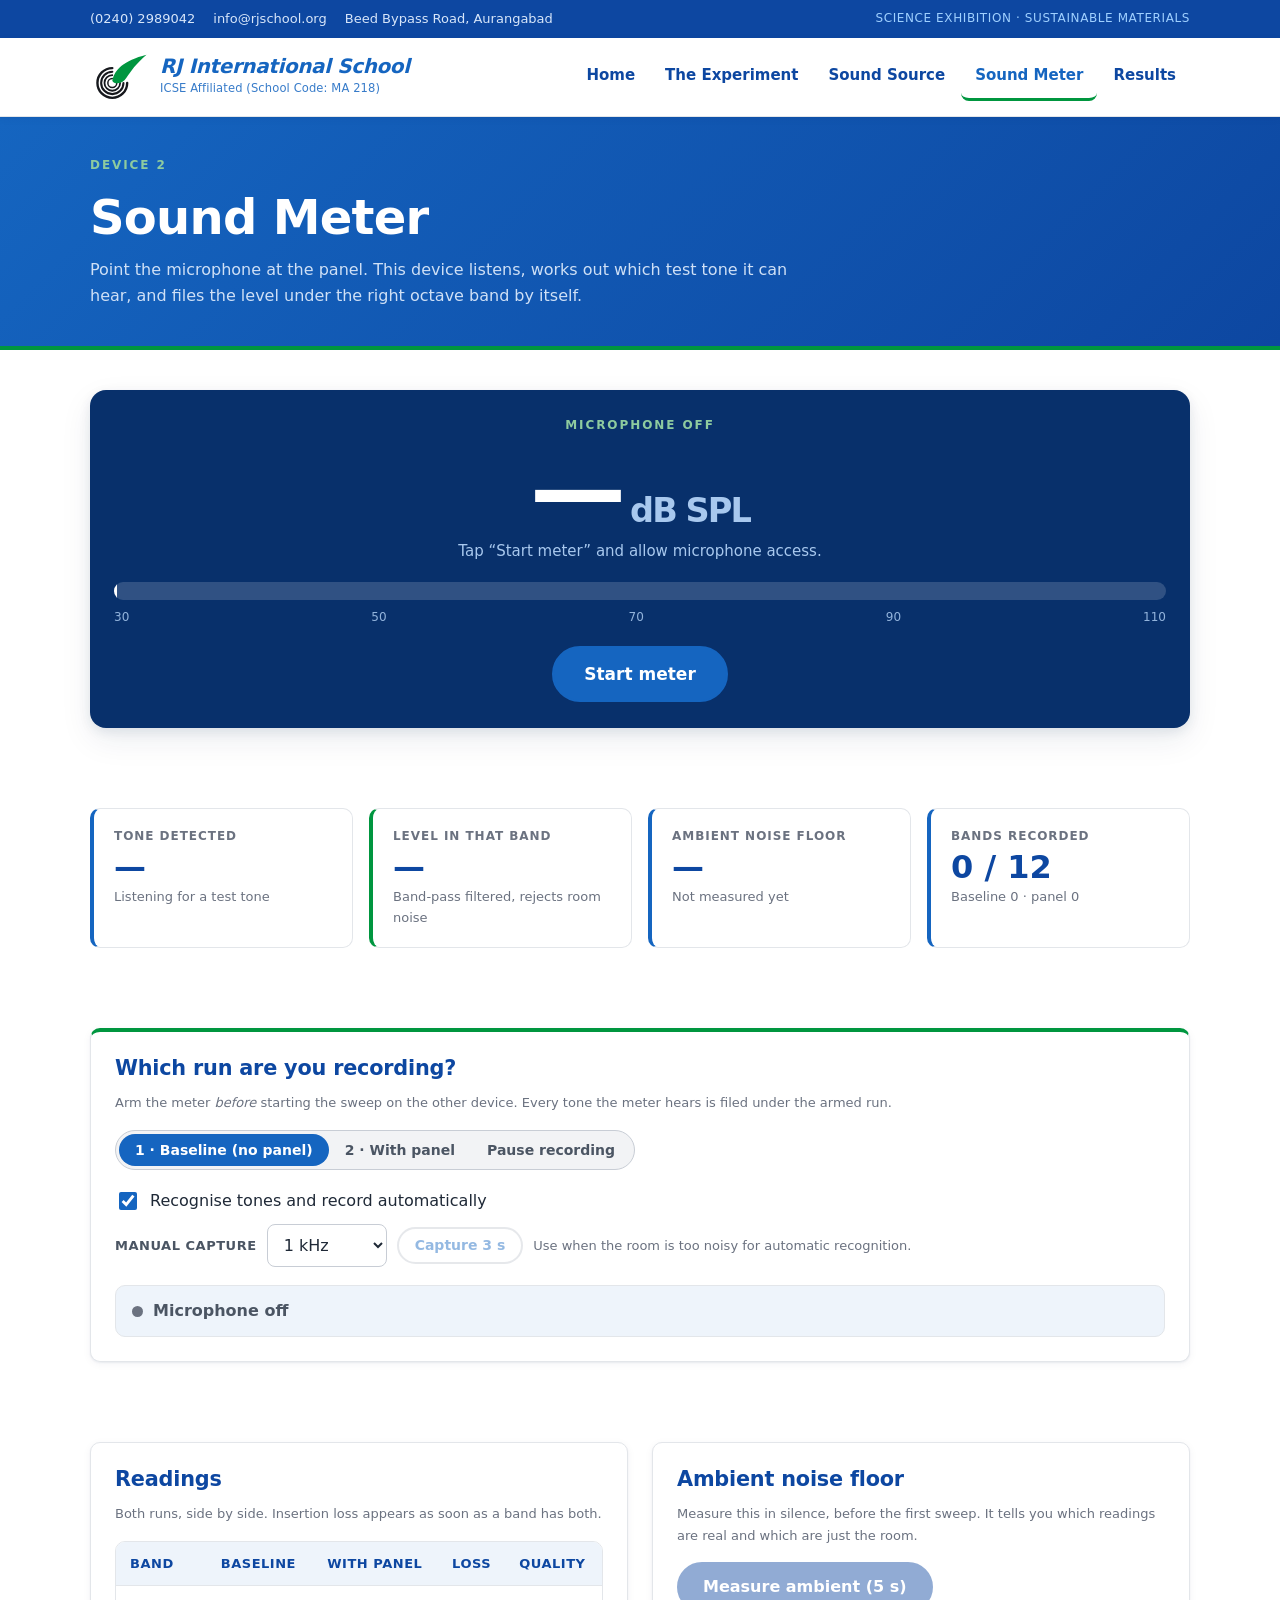
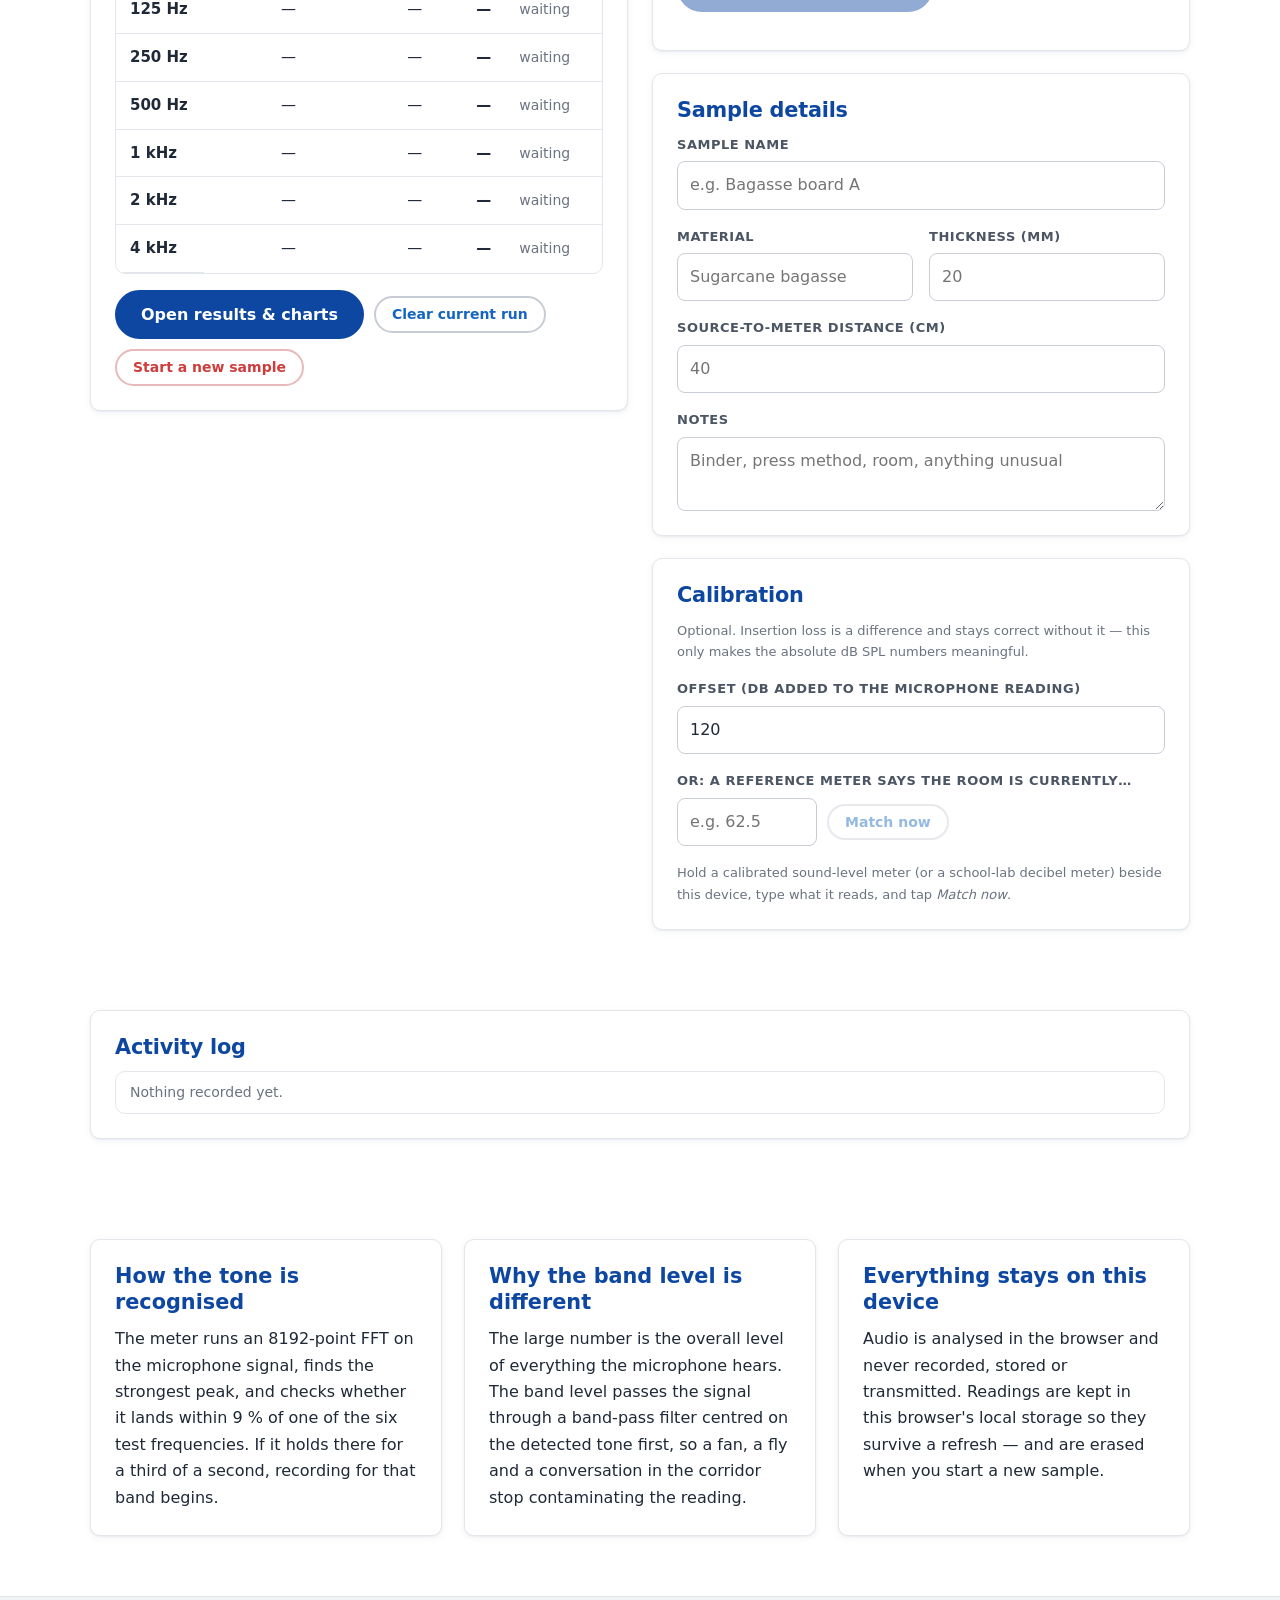
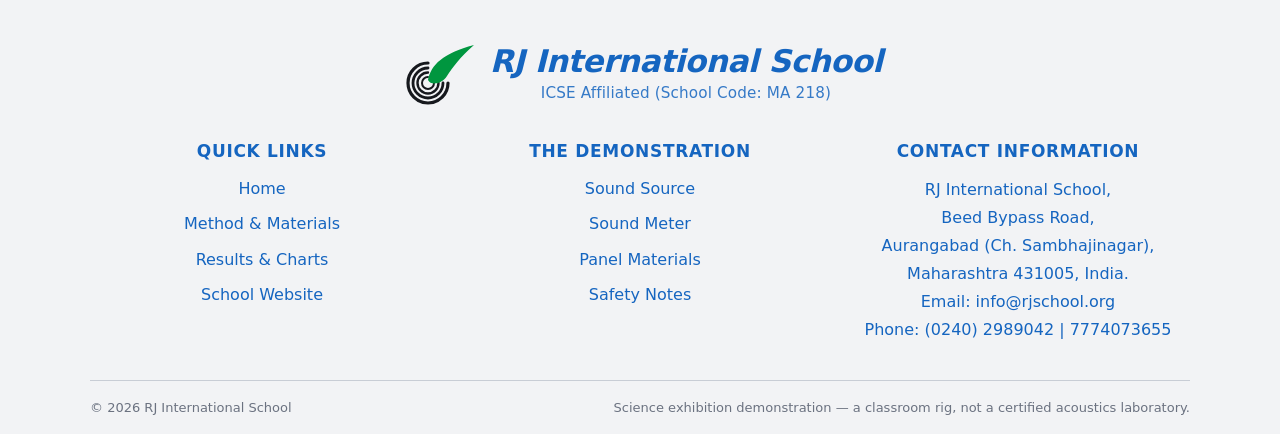
<file: meter.html>
<!DOCTYPE html>
<html lang="en">
<head>
<meta charset="utf-8">
<meta name="viewport" content="width=device-width, initial-scale=1">
<title>Sound Meter (Device 2) | Soundproofing with Agricultural Waste Panels</title>
<meta name="description" content="Device 2: a live sound-level meter that recognises each test tone and records the received level for every octave band, with and without the panel.">
<meta name="theme-color" content="#1565c0">
<link rel="stylesheet" href="assets/css/site.css">
<link rel="icon" href="data:image/svg+xml,%3Csvg xmlns='http://www.w3.org/2000/svg' viewBox='0 0 64 64'%3E%3Ccircle cx='32' cy='32' r='31' fill='%231565c0'/%3E%3Ctext x='32' y='44' text-anchor='middle' font-family='system-ui,sans-serif' font-size='30' font-weight='700' font-style='italic' fill='%23fff'%3ERJ%3C/text%3E%3C/svg%3E">
</head>
<body>

<a class="visually-hidden" href="#main">Skip to main content</a>

<div class="topbar">
  <div class="wrap">
    <div class="topbar-contact">
      <a href="tel:+912402989042">(0240) 2989042</a>
      <a href="mailto:info@rjschool.org">info@rjschool.org</a>
      <span>Beed Bypass Road, Aurangabad</span>
    </div>
    <span class="topbar-tag">Science Exhibition &middot; Sustainable Materials</span>
  </div>
</div>

<header class="masthead">
  <div class="wrap">
    <a class="brand" href="index.html">
      <svg class="logo-mark" viewBox="0 0 78 64" aria-hidden="true">
        <g fill="none" stroke="#16181d" stroke-linecap="round">
          <path d="M50 40A20 20 0 1 1 30 20" stroke-width="3.2"/>
          <path d="M45 40A15 15 0 1 1 30 25" stroke-width="2.8"/>
          <path d="M40.5 40A10.5 10.5 0 1 1 30 29.5" stroke-width="2.4"/>
          <path d="M36 40A6 6 0 1 1 30 34" stroke-width="2"/>
        </g>
        <path d="M30 37C33 22 45 10 76 2 62 14 55 24 49 33 44 41 33 43 30 37Z" fill="#00963f"/>
      </svg>
      <span class="brand-text">
        <span class="brand-name">RJ International School</span>
        <span class="brand-sub">ICSE Affiliated (School Code: MA 218)</span>
      </span>
    </a>
    <button class="nav-toggle" type="button" aria-expanded="false" aria-controls="mainnav">
      <svg width="18" height="14" viewBox="0 0 18 14" aria-hidden="true"><path d="M0 1h18M0 7h18M0 13h18" stroke="currentColor" stroke-width="2"/></svg>
      MENU
    </button>
    <nav class="mainnav" id="mainnav" aria-label="Main">
      <ul>
        <li><a href="index.html">Home</a></li>
        <li><a href="experiment.html">The Experiment</a></li>
        <li><a href="source.html">Sound Source</a></li>
        <li><a href="meter.html" aria-current="page">Sound Meter</a></li>
        <li><a href="results.html">Results</a></li>
      </ul>
    </nav>
  </div>
</header>

<main id="main">

<section class="page-head">
  <div class="wrap">
    <span class="eyebrow">Device 2</span>
    <h1>Sound Meter</h1>
    <p>
      Point the microphone at the panel. This device listens, works out which test
      tone it can hear, and files the level under the right octave band by itself.
    </p>
  </div>
</section>

<section class="section-tight">
  <div class="wrap">

    <div id="insecureWarning" class="note note-danger" hidden style="margin-bottom:18px">
      <span class="note-title">Microphone unavailable on this connection</span>
      Browsers only release the microphone on a secure origin. Open this page over
      <code>https://</code> or from <code>http://localhost</code> — the page you are
      viewing now is neither, so the meter cannot start.
    </div>

    <div class="readout">
      <div class="readout-label" id="meterMode">Microphone off</div>
      <div class="readout-value"><span id="splValue">—</span><span class="readout-unit">dB SPL</span></div>
      <div class="readout-sub" id="meterSub">Tap “Start meter” and allow microphone access.</div>

      <div class="meter-bar" aria-hidden="true">
        <div class="fill" id="meterFill"></div>
        <div class="peak" id="meterPeak"></div>
      </div>
      <div class="meter-scale" aria-hidden="true">
        <span>30</span><span>50</span><span>70</span><span>90</span><span>110</span>
      </div>

      <div class="toolbar" style="justify-content:center;margin-top:18px">
        <button class="btn btn-primary btn-lg" type="button" id="micToggle">Start meter</button>
      </div>
    </div>
  </div>
</section>

<section class="section-tight">
  <div class="wrap">
    <div class="tiles">
      <div class="tile">
        <div class="tile-label">Tone detected</div>
        <div class="tile-value" id="toneDetected">—</div>
        <div class="tile-note" id="toneDetail">Listening for a test tone</div>
      </div>
      <div class="tile gold">
        <div class="tile-label">Level in that band</div>
        <div class="tile-value" id="bandLevel">—</div>
        <div class="tile-note">Band-pass filtered, rejects room noise</div>
      </div>
      <div class="tile">
        <div class="tile-label">Ambient noise floor</div>
        <div class="tile-value" id="ambientValue">—</div>
        <div class="tile-note" id="ambientNote">Not measured yet</div>
      </div>
      <div class="tile">
        <div class="tile-label">Bands recorded</div>
        <div class="tile-value" id="recordedCount">0 / 0</div>
        <div class="tile-note" id="recordedNote">Baseline + panel readings</div>
      </div>
    </div>
  </div>
</section>

<section class="section-tight">
  <div class="wrap">
    <div class="card card-top">
      <h2 style="font-size:1.3rem;margin-top:0">Which run are you recording?</h2>
      <p class="hint">
        Arm the meter <em>before</em> starting the sweep on the other device. Every
        tone the meter hears is filed under the armed run.
      </p>
      <div class="seg" id="runSeg" role="group" aria-label="Active run" style="font-size:1.05rem">
        <button type="button" data-run="baseline" aria-pressed="true">1 &middot; Baseline (no panel)</button>
        <button type="button" data-run="panel" aria-pressed="false">2 &middot; With panel</button>
        <button type="button" data-run="off" aria-pressed="false">Pause recording</button>
      </div>

      <div class="switch-row" style="margin-top:18px">
        <input type="checkbox" id="autoCapture" checked>
        <label for="autoCapture" style="text-transform:none;letter-spacing:0;font-weight:500;font-size:1rem">
          Recognise tones and record automatically
        </label>
      </div>

      <div class="toolbar" style="margin-top:6px">
        <label class="label" for="manualBand" style="margin:0">Manual capture</label>
        <select id="manualBand" style="width:auto;min-width:120px"></select>
        <button class="btn btn-outline btn-sm" type="button" id="manualCapture" disabled>Capture 3 s</button>
        <span class="hint">Use when the room is too noisy for automatic recognition.</span>
      </div>

      <div class="status-line" style="margin-top:18px">
        <span class="dot" id="micDot"></span>
        <span id="micStatus">Microphone off</span>
      </div>
    </div>
  </div>
</section>

<section class="section-tight">
  <div class="wrap split">

    <div class="card">
      <h2 style="font-size:1.3rem;margin-top:0">Readings</h2>
      <p class="hint" id="readingsHint">Both runs, side by side. Insertion loss appears as soon as a band has both.</p>
      <div class="table-wrap">
        <table class="data">
          <caption class="visually-hidden">Recorded levels per octave band</caption>
          <thead>
            <tr>
              <th scope="col">Band</th>
              <th scope="col" class="num">Baseline</th>
              <th scope="col" class="num">With panel</th>
              <th scope="col" class="num">Loss</th>
              <th scope="col">Quality</th>
            </tr>
          </thead>
          <tbody id="readingsBody"></tbody>
          <tfoot id="readingsFoot"></tfoot>
        </table>
      </div>
      <div class="toolbar" style="margin-top:16px">
        <a class="btn btn-solid" href="results.html">Open results &amp; charts</a>
        <button class="btn btn-outline btn-sm" type="button" id="clearRun">Clear current run</button>
        <button class="btn btn-danger btn-sm" type="button" id="resetSession">Start a new sample</button>
      </div>
    </div>

    <div>
      <div class="card" style="margin-bottom:22px">
        <h2 style="font-size:1.3rem;margin-top:0">Ambient noise floor</h2>
        <p class="hint">
          Measure this in silence, before the first sweep. It tells you which readings
          are real and which are just the room.
        </p>
        <button class="btn btn-solid" type="button" id="ambientBtn" disabled>Measure ambient (5 s)</button>
        <div id="ambientBreakdown" class="small muted" style="margin-top:14px"></div>
      </div>

      <div class="card" style="margin-bottom:22px">
        <h2 style="font-size:1.3rem;margin-top:0">Sample details</h2>
        <div class="field">
          <label for="sample">Sample name</label>
          <input type="text" id="sample" placeholder="e.g. Bagasse board A">
        </div>
        <div class="inline-fields">
          <div class="field">
            <label for="material">Material</label>
            <input type="text" id="material" placeholder="Sugarcane bagasse">
          </div>
          <div class="field">
            <label for="thickness">Thickness (mm)</label>
            <input type="number" id="thickness" min="0" step="1" placeholder="20">
          </div>
        </div>
        <div class="field">
          <label for="distance">Source-to-meter distance (cm)</label>
          <input type="number" id="distance" min="0" step="1" placeholder="40">
        </div>
        <div class="field">
          <label for="notes">Notes</label>
          <textarea id="notes" rows="2" placeholder="Binder, press method, room, anything unusual"></textarea>
        </div>
      </div>

      <div class="card">
        <h2 style="font-size:1.3rem;margin-top:0">Calibration</h2>
        <p class="hint">
          Optional. Insertion loss is a difference and stays correct without it — this
          only makes the absolute dB SPL numbers meaningful.
        </p>
        <div class="field">
          <label for="calibration">Offset (dB added to the microphone reading)</label>
          <input type="number" id="calibration" step="1" value="120">
        </div>
        <div class="field">
          <label for="calRef">Or: a reference meter says the room is currently…</label>
          <div class="toolbar">
            <input type="number" id="calRef" step="0.1" placeholder="e.g. 62.5" style="max-width:140px">
            <button class="btn btn-outline btn-sm" type="button" id="calApply" disabled>Match now</button>
          </div>
        </div>
        <p class="hint">
          Hold a calibrated sound-level meter (or a school-lab decibel meter) beside
          this device, type what it reads, and tap <em>Match now</em>.
        </p>
      </div>
    </div>

  </div>
</section>

<section class="section-tight">
  <div class="wrap">
    <div class="card">
      <h2 style="font-size:1.3rem;margin-top:0">Activity log</h2>
      <ul class="log" id="meterLog" aria-live="polite">
        <li class="muted">Nothing recorded yet.</li>
      </ul>
    </div>
  </div>
</section>

<section class="section">
  <div class="wrap">
    <div class="grid grid-3">
      <div class="card">
        <h3>How the tone is recognised</h3>
        <p>
          The meter runs an 8192-point FFT on the microphone signal, finds the
          strongest peak, and checks whether it lands within 9&nbsp;% of one of the
          six test frequencies. If it holds there for a third of a second, recording
          for that band begins.
        </p>
      </div>
      <div class="card">
        <h3>Why the band level is different</h3>
        <p>
          The large number is the overall level of everything the microphone hears.
          The band level passes the signal through a band-pass filter centred on the
          detected tone first, so a fan, a fly and a conversation in the corridor
          stop contaminating the reading.
        </p>
      </div>
      <div class="card">
        <h3>Everything stays on this device</h3>
        <p>
          Audio is analysed in the browser and never recorded, stored or transmitted.
          Readings are kept in this browser's local storage so they survive a
          refresh — and are erased when you start a new sample.
        </p>
      </div>
    </div>
  </div>
</section>

</main>

<footer class="site-footer">
  <div class="wrap">
    <div class="footer-brand">
      <svg class="logo-mark" viewBox="0 0 78 64" aria-hidden="true">
        <g fill="none" stroke="#16181d" stroke-linecap="round">
          <path d="M50 40A20 20 0 1 1 30 20" stroke-width="3.2"/>
          <path d="M45 40A15 15 0 1 1 30 25" stroke-width="2.8"/>
          <path d="M40.5 40A10.5 10.5 0 1 1 30 29.5" stroke-width="2.4"/>
          <path d="M36 40A6 6 0 1 1 30 34" stroke-width="2"/>
        </g>
        <path d="M30 37C33 22 45 10 76 2 62 14 55 24 49 33 44 41 33 43 30 37Z" fill="#00963f"/>
      </svg>
      <span class="brand-text">
        <span class="brand-name">RJ International School</span>
        <span class="brand-sub">ICSE Affiliated (School Code: MA 218)</span>
      </span>
    </div>

    <div class="footer-grid">
      <div>
        <h4>Quick Links</h4>
        <ul>
          <li><a href="index.html">Home</a></li>
          <li><a href="experiment.html">Method &amp; Materials</a></li>
          <li><a href="results.html">Results &amp; Charts</a></li>
          <li><a href="https://rjschool.org">School Website</a></li>
        </ul>
      </div>
      <div>
        <h4>The Demonstration</h4>
        <ul>
          <li><a href="source.html">Sound Source</a></li>
          <li><a href="meter.html">Sound Meter</a></li>
          <li><a href="experiment.html">Panel Materials</a></li>
          <li><a href="experiment.html">Safety Notes</a></li>
        </ul>
      </div>
      <div>
        <h4>Contact Information</h4>
        <address class="footer-address">
          RJ International School,<br>
          Beed Bypass Road,<br>
          Aurangabad (Ch. Sambhajinagar),<br>
          Maharashtra 431005, India.<br>
          Email: <a href="mailto:info@rjschool.org">info@rjschool.org</a><br>
          Phone: <a href="tel:+912402989042">(0240) 2989042</a> |
          <a href="tel:+917774073655">7774073655</a>
        </address>
      </div>
    </div>

    <div class="footer-bottom">
      <span>&copy; <span data-year>2026</span> RJ International School</span>
      <span>Science exhibition demonstration — a classroom rig, not a certified acoustics laboratory.</span>
    </div>
  </div>
</footer>

<script src="assets/js/site.js"></script>
<script src="assets/js/acoustics.js"></script>
<script src="assets/js/meter.js"></script>
</body>
</html>
</file>
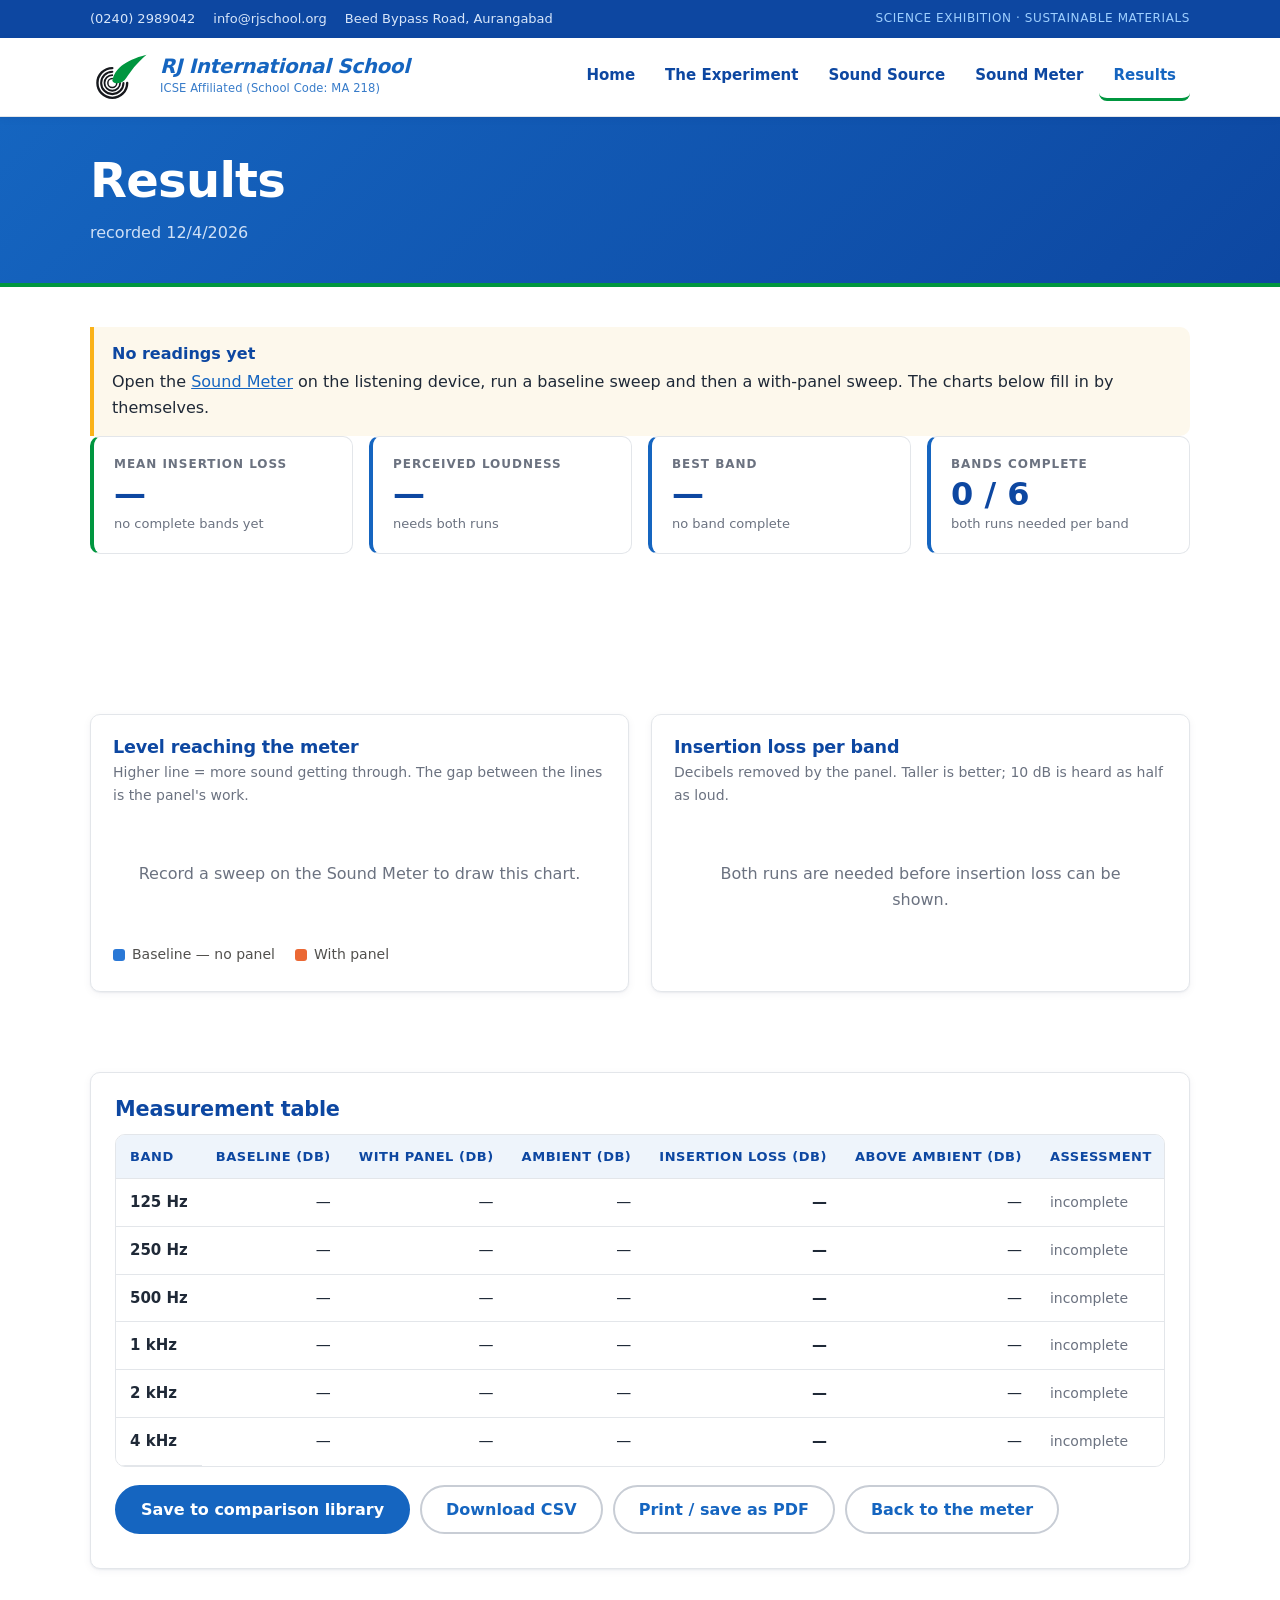
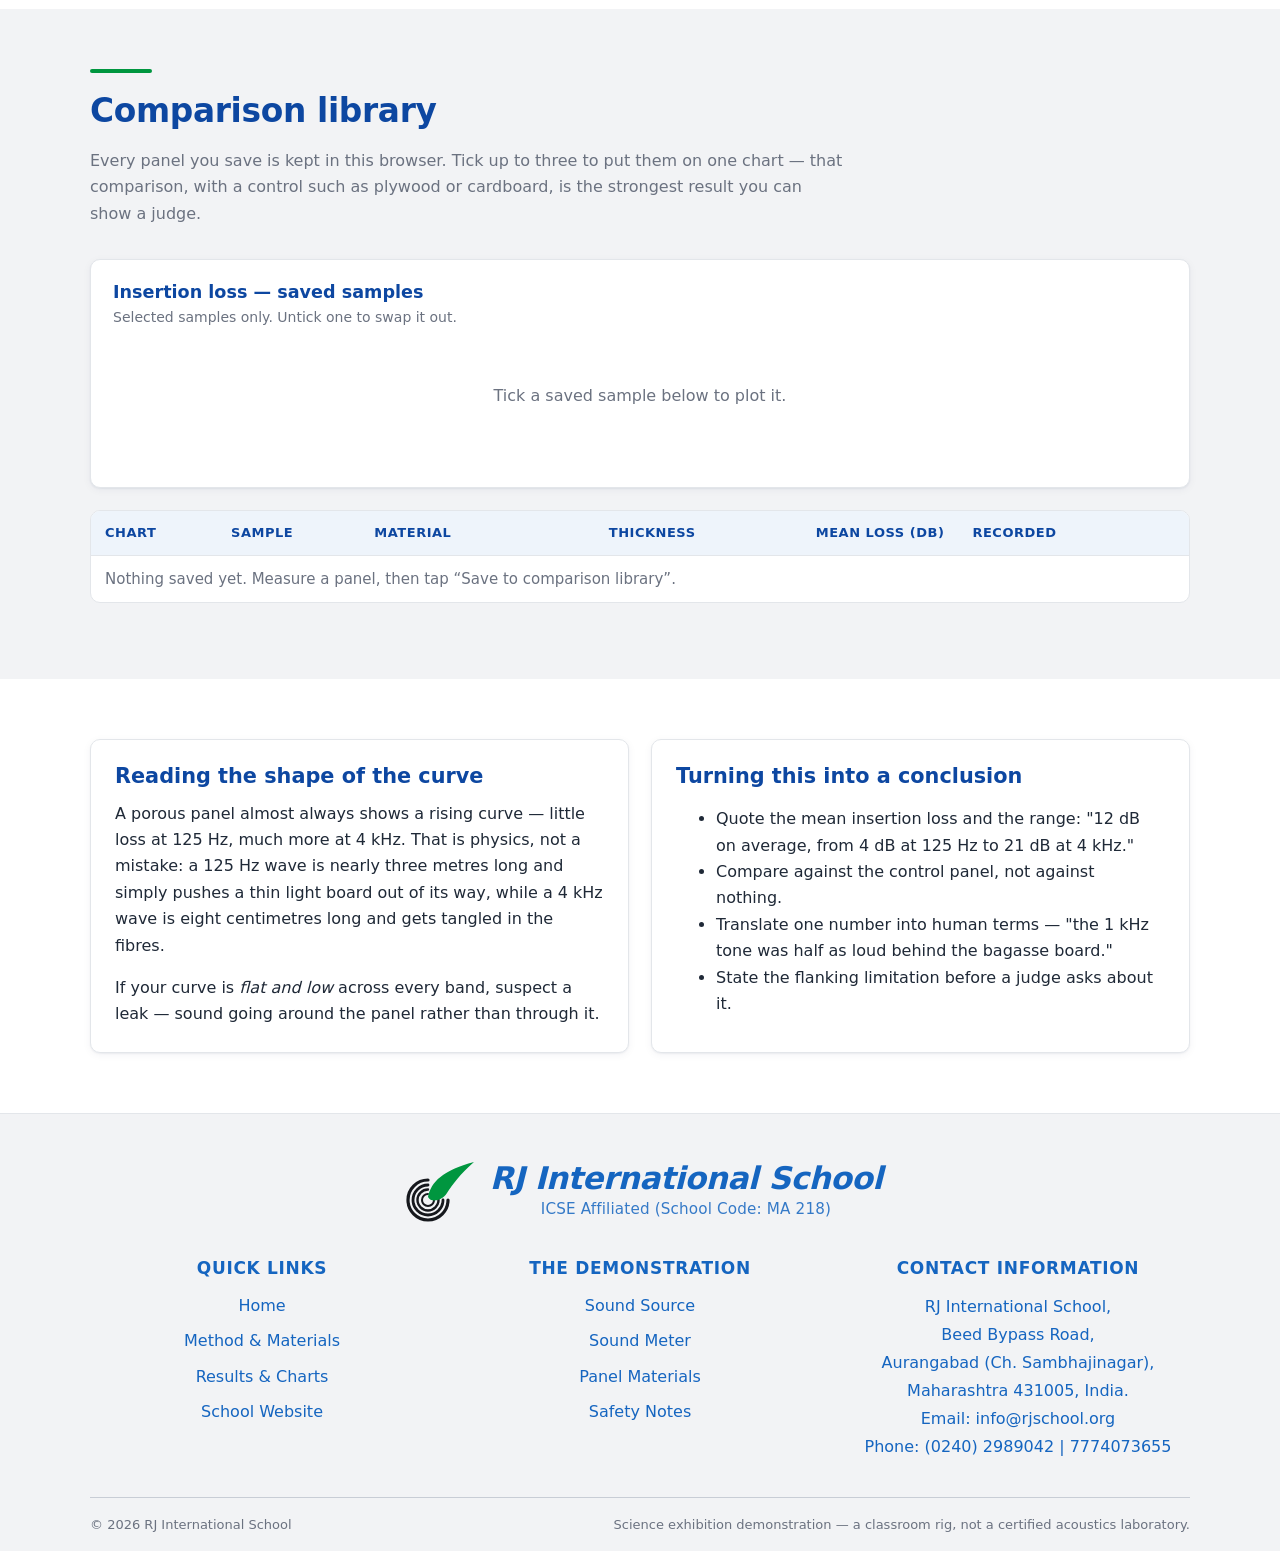
<file: results.html>
<!DOCTYPE html>
<html lang="en">
<head>
<meta charset="utf-8">
<meta name="viewport" content="width=device-width, initial-scale=1">
<title>Results &amp; Charts | Soundproofing with Agricultural Waste Panels</title>
<meta name="description" content="Insertion loss per octave band for the panel under test, with charts, a data table, a comparison library and CSV export.">
<meta name="theme-color" content="#1565c0">
<link rel="stylesheet" href="assets/css/site.css">
<link rel="icon" href="data:image/svg+xml,%3Csvg xmlns='http://www.w3.org/2000/svg' viewBox='0 0 64 64'%3E%3Ccircle cx='32' cy='32' r='31' fill='%231565c0'/%3E%3Ctext x='32' y='44' text-anchor='middle' font-family='system-ui,sans-serif' font-size='30' font-weight='700' font-style='italic' fill='%23fff'%3ERJ%3C/text%3E%3C/svg%3E">
</head>
<body>

<a class="visually-hidden" href="#main">Skip to main content</a>

<div class="topbar no-print">
  <div class="wrap">
    <div class="topbar-contact">
      <a href="tel:+912402989042">(0240) 2989042</a>
      <a href="mailto:info@rjschool.org">info@rjschool.org</a>
      <span>Beed Bypass Road, Aurangabad</span>
    </div>
    <span class="topbar-tag">Science Exhibition &middot; Sustainable Materials</span>
  </div>
</div>

<header class="masthead">
  <div class="wrap">
    <a class="brand" href="index.html">
      <svg class="logo-mark" viewBox="0 0 78 64" aria-hidden="true">
        <g fill="none" stroke="#16181d" stroke-linecap="round">
          <path d="M50 40A20 20 0 1 1 30 20" stroke-width="3.2"/>
          <path d="M45 40A15 15 0 1 1 30 25" stroke-width="2.8"/>
          <path d="M40.5 40A10.5 10.5 0 1 1 30 29.5" stroke-width="2.4"/>
          <path d="M36 40A6 6 0 1 1 30 34" stroke-width="2"/>
        </g>
        <path d="M30 37C33 22 45 10 76 2 62 14 55 24 49 33 44 41 33 43 30 37Z" fill="#00963f"/>
      </svg>
      <span class="brand-text">
        <span class="brand-name">RJ International School</span>
        <span class="brand-sub">ICSE Affiliated (School Code: MA 218)</span>
      </span>
    </a>
    <button class="nav-toggle" type="button" aria-expanded="false" aria-controls="mainnav">
      <svg width="18" height="14" viewBox="0 0 18 14" aria-hidden="true"><path d="M0 1h18M0 7h18M0 13h18" stroke="currentColor" stroke-width="2"/></svg>
      MENU
    </button>
    <nav class="mainnav" id="mainnav" aria-label="Main">
      <ul>
        <li><a href="index.html">Home</a></li>
        <li><a href="experiment.html">The Experiment</a></li>
        <li><a href="source.html">Sound Source</a></li>
        <li><a href="meter.html">Sound Meter</a></li>
        <li><a href="results.html" aria-current="page">Results</a></li>
      </ul>
    </nav>
  </div>
</header>

<main id="main">

<section class="page-head">
  <div class="wrap">
    <h1>Results</h1>
    <p id="sessionSummary">
      Everything the Sound Meter recorded for the current sample.
    </p>
  </div>
</section>

<section class="section-tight">
  <div class="wrap">
    <div id="emptyState" class="note note-warn" hidden>
      <span class="note-title">No readings yet</span>
      Open the <a href="meter.html">Sound Meter</a> on the listening device, run a
      baseline sweep and then a with-panel sweep. The charts below fill in by
      themselves.
    </div>

    <div class="tiles" id="tiles"></div>
  </div>
</section>

<section class="section-tight">
  <div class="wrap">
    <div class="card card-top" id="verdictCard" hidden>
      <h2 style="margin-top:0;font-size:1.35rem">What this panel does</h2>
      <p id="verdictText" style="font-size:1.05rem"></p>
      <p class="hint" id="verdictCaveat"></p>
    </div>
  </div>
</section>

<section class="section-tight">
  <div class="wrap">
    <div class="grid grid-2">

      <div class="chart-card">
        <h2 class="chart-title">Level reaching the meter</h2>
        <p class="chart-sub">Higher line = more sound getting through. The gap between the lines is the panel's work.</p>
        <div class="chart-host" id="chartLevels"></div>
        <div class="chart-legend" id="legendLevels"></div>
      </div>

      <div class="chart-card">
        <h2 class="chart-title">Insertion loss per band</h2>
        <p class="chart-sub">Decibels removed by the panel. Taller is better; 10 dB is heard as half as loud.</p>
        <div class="chart-host" id="chartLoss"></div>
        <div class="chart-legend" id="legendLoss"></div>
      </div>

    </div>
  </div>
</section>

<section class="section-tight">
  <div class="wrap">
    <div class="card">
      <h2 style="font-size:1.3rem;margin-top:0">Measurement table</h2>
      <div class="table-wrap">
        <table class="data">
          <caption class="visually-hidden">Levels and insertion loss per octave band</caption>
          <thead>
            <tr>
              <th scope="col">Band</th>
              <th scope="col" class="num">Baseline (dB)</th>
              <th scope="col" class="num">With panel (dB)</th>
              <th scope="col" class="num">Ambient (dB)</th>
              <th scope="col" class="num">Insertion loss (dB)</th>
              <th scope="col" class="num">Above ambient (dB)</th>
              <th scope="col">Assessment</th>
            </tr>
          </thead>
          <tbody id="resultsBody"></tbody>
          <tfoot id="resultsFoot"></tfoot>
        </table>
      </div>

      <div class="toolbar no-print" style="margin-top:18px">
        <button class="btn btn-primary" type="button" id="saveLibrary">Save to comparison library</button>
        <button class="btn btn-outline" type="button" id="exportCsv">Download CSV</button>
        <button class="btn btn-outline" type="button" id="printPage">Print / save as PDF</button>
        <a class="btn btn-outline" href="meter.html">Back to the meter</a>
      </div>
      <p class="hint no-print" style="margin-top:10px" id="saveHint"></p>
    </div>
  </div>
</section>

<section class="section section-cream">
  <div class="wrap">
    <div class="section-head">
      <div class="rule"></div>
      <h2>Comparison library</h2>
      <p class="muted">
        Every panel you save is kept in this browser. Tick up to three to put them on
        one chart — that comparison, with a control such as plywood or cardboard, is
        the strongest result you can show a judge.
      </p>
    </div>

    <div class="chart-card" style="margin-bottom:22px">
      <h3 class="chart-title">Insertion loss — saved samples</h3>
      <p class="chart-sub">Selected samples only. Untick one to swap it out.</p>
      <div class="chart-host" id="chartCompare"></div>
      <div class="chart-legend" id="legendCompare"></div>
    </div>

    <div class="table-wrap">
      <table class="data">
        <caption class="visually-hidden">Saved samples</caption>
        <thead>
          <tr>
            <th scope="col" class="no-print">Chart</th>
            <th scope="col">Sample</th>
            <th scope="col">Material</th>
            <th scope="col" class="num">Thickness</th>
            <th scope="col" class="num">Mean loss (dB)</th>
            <th scope="col">Recorded</th>
            <th scope="col" class="no-print">&nbsp;</th>
          </tr>
        </thead>
        <tbody id="libraryBody"></tbody>
      </table>
    </div>
    <p class="hint" id="libraryHint" style="margin-top:12px"></p>
  </div>
</section>

<section class="section">
  <div class="wrap">
    <div class="grid grid-2">
      <div class="card">
        <h3>Reading the shape of the curve</h3>
        <p>
          A porous panel almost always shows a rising curve — little loss at
          125&nbsp;Hz, much more at 4&nbsp;kHz. That is physics, not a mistake: a
          125&nbsp;Hz wave is nearly three metres long and simply pushes a thin light
          board out of its way, while a 4&nbsp;kHz wave is eight centimetres long and
          gets tangled in the fibres.
        </p>
        <p>
          If your curve is <em>flat and low</em> across every band, suspect a leak —
          sound going around the panel rather than through it.
        </p>
      </div>
      <div class="card">
        <h3>Turning this into a conclusion</h3>
        <ul>
          <li>Quote the mean insertion loss and the range: "12&nbsp;dB on average, from 4&nbsp;dB at 125&nbsp;Hz to 21&nbsp;dB at 4&nbsp;kHz."</li>
          <li>Compare against the control panel, not against nothing.</li>
          <li>Translate one number into human terms — "the 1&nbsp;kHz tone was half as loud behind the bagasse board."</li>
          <li>State the flanking limitation before a judge asks about it.</li>
        </ul>
      </div>
    </div>
  </div>
</section>

</main>

<footer class="site-footer">
  <div class="wrap">
    <div class="footer-brand">
      <svg class="logo-mark" viewBox="0 0 78 64" aria-hidden="true">
        <g fill="none" stroke="#16181d" stroke-linecap="round">
          <path d="M50 40A20 20 0 1 1 30 20" stroke-width="3.2"/>
          <path d="M45 40A15 15 0 1 1 30 25" stroke-width="2.8"/>
          <path d="M40.5 40A10.5 10.5 0 1 1 30 29.5" stroke-width="2.4"/>
          <path d="M36 40A6 6 0 1 1 30 34" stroke-width="2"/>
        </g>
        <path d="M30 37C33 22 45 10 76 2 62 14 55 24 49 33 44 41 33 43 30 37Z" fill="#00963f"/>
      </svg>
      <span class="brand-text">
        <span class="brand-name">RJ International School</span>
        <span class="brand-sub">ICSE Affiliated (School Code: MA 218)</span>
      </span>
    </div>

    <div class="footer-grid">
      <div>
        <h4>Quick Links</h4>
        <ul>
          <li><a href="index.html">Home</a></li>
          <li><a href="experiment.html">Method &amp; Materials</a></li>
          <li><a href="results.html">Results &amp; Charts</a></li>
          <li><a href="https://rjschool.org">School Website</a></li>
        </ul>
      </div>
      <div>
        <h4>The Demonstration</h4>
        <ul>
          <li><a href="source.html">Sound Source</a></li>
          <li><a href="meter.html">Sound Meter</a></li>
          <li><a href="experiment.html">Panel Materials</a></li>
          <li><a href="experiment.html">Safety Notes</a></li>
        </ul>
      </div>
      <div>
        <h4>Contact Information</h4>
        <address class="footer-address">
          RJ International School,<br>
          Beed Bypass Road,<br>
          Aurangabad (Ch. Sambhajinagar),<br>
          Maharashtra 431005, India.<br>
          Email: <a href="mailto:info@rjschool.org">info@rjschool.org</a><br>
          Phone: <a href="tel:+912402989042">(0240) 2989042</a> |
          <a href="tel:+917774073655">7774073655</a>
        </address>
      </div>
    </div>

    <div class="footer-bottom">
      <span>&copy; <span data-year>2026</span> RJ International School</span>
      <span>Science exhibition demonstration — a classroom rig, not a certified acoustics laboratory.</span>
    </div>
  </div>
</footer>

<script src="assets/js/site.js"></script>
<script src="assets/js/acoustics.js"></script>
<script src="assets/js/chart.js"></script>
<script src="assets/js/results.js"></script>
</body>
</html>
</file>
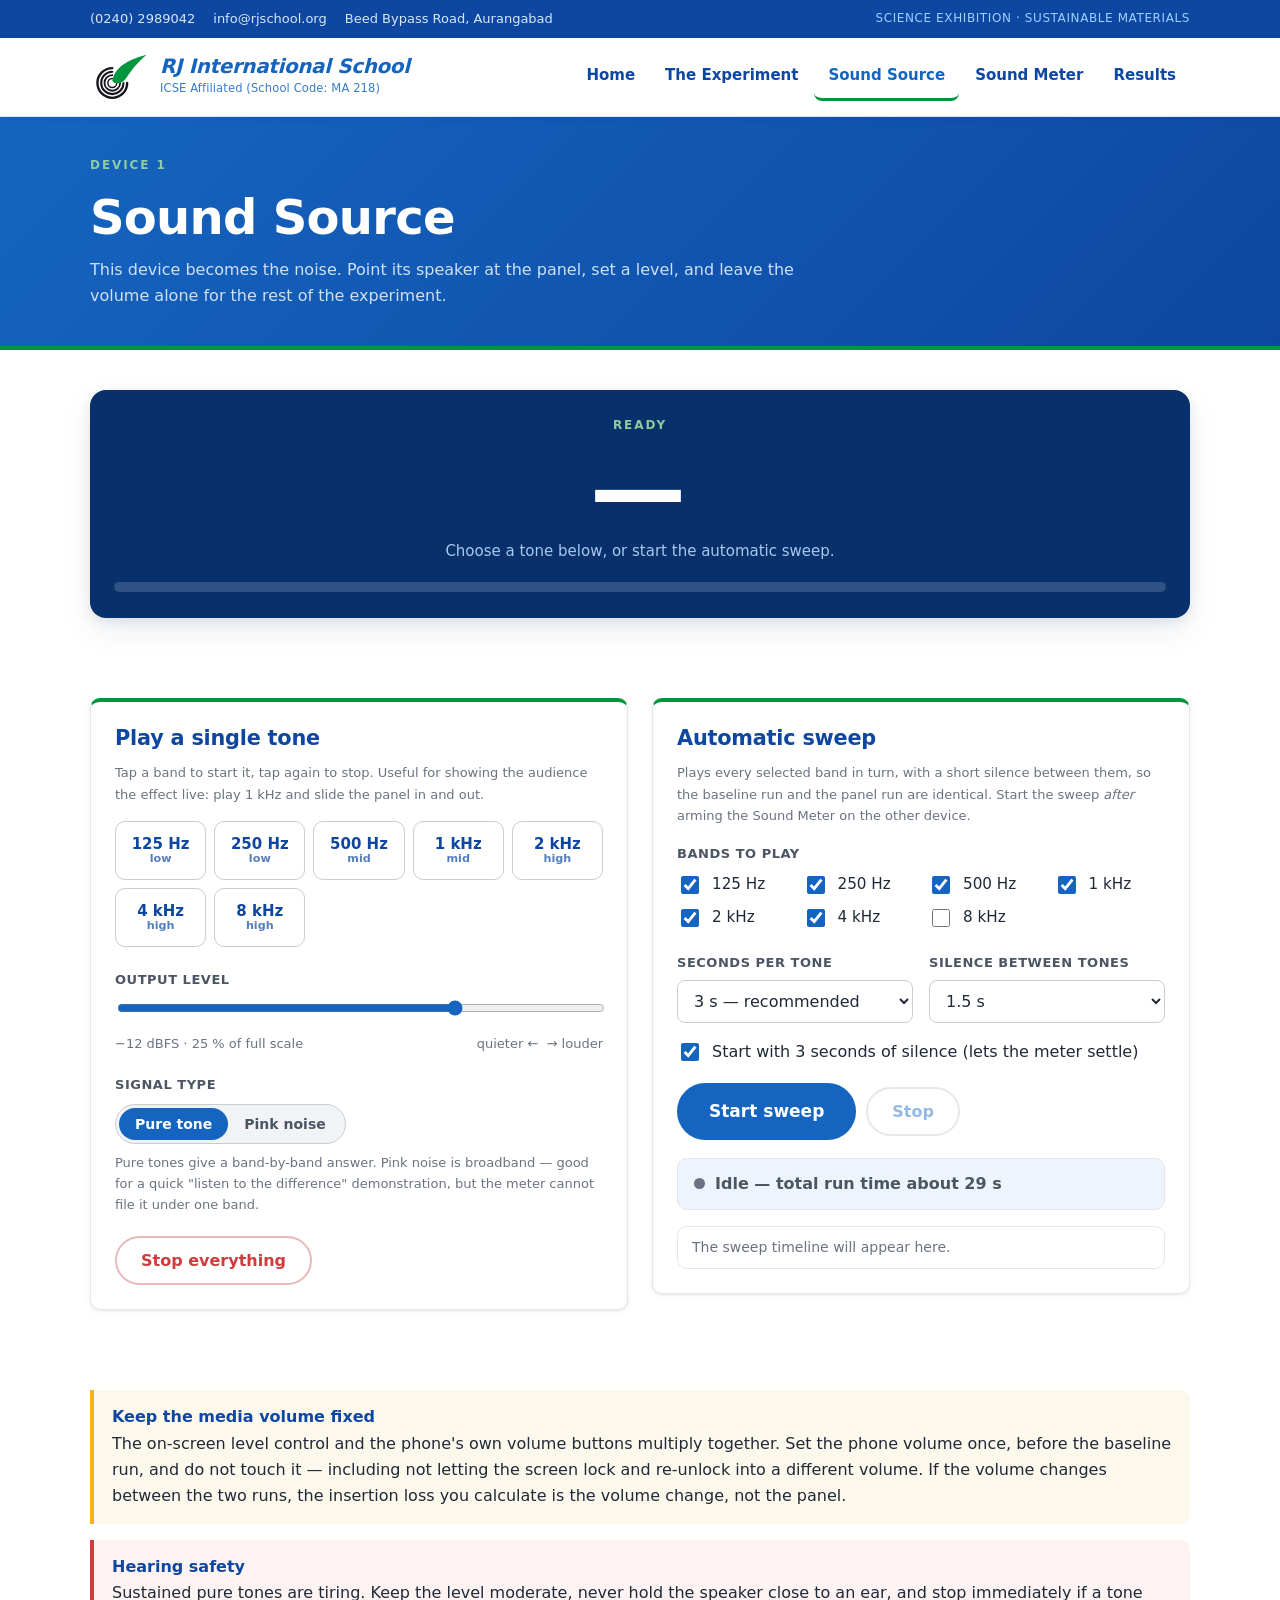
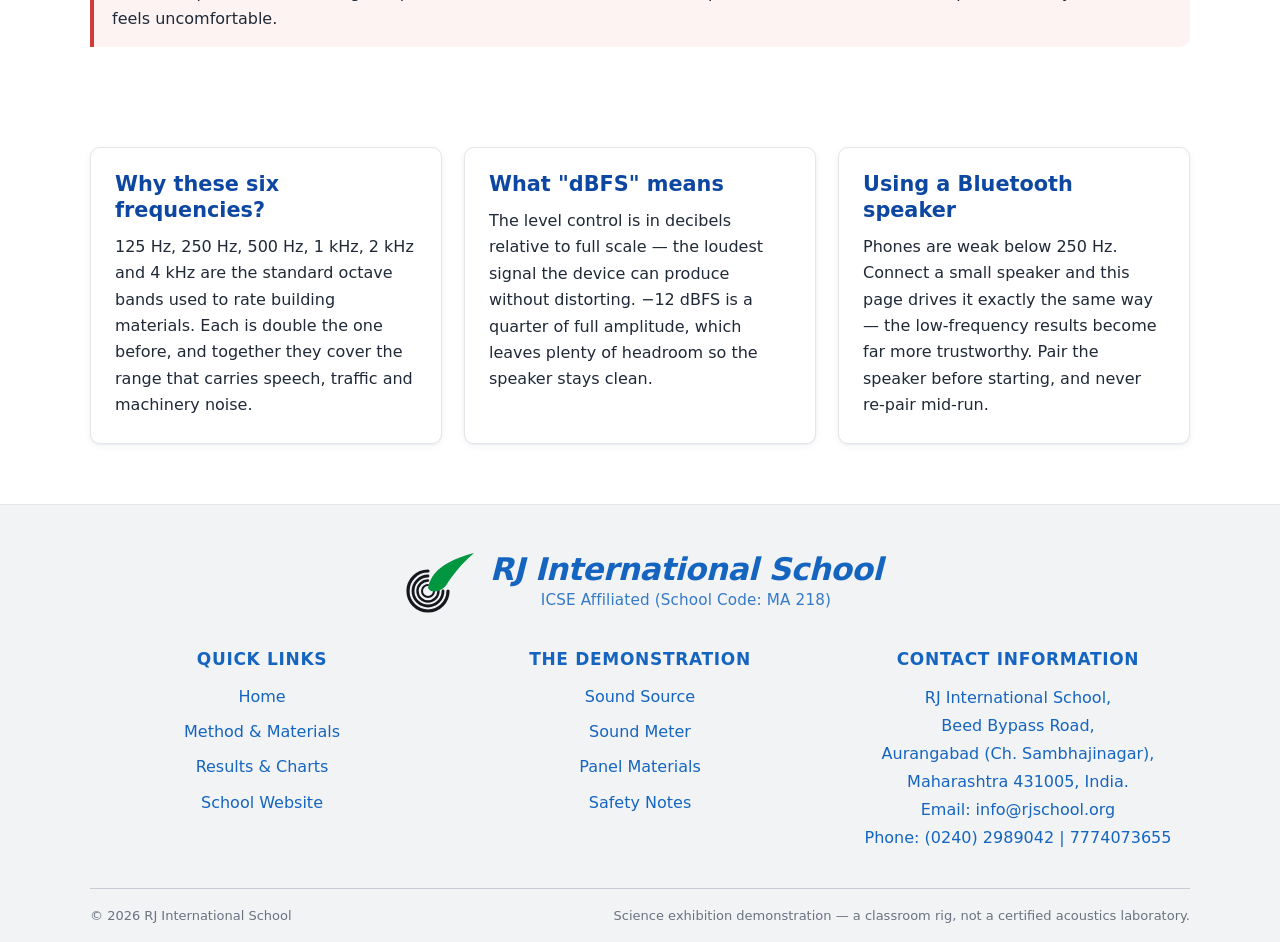
<file: source.html>
<!DOCTYPE html>
<html lang="en">
<head>
<meta charset="utf-8">
<meta name="viewport" content="width=device-width, initial-scale=1">
<title>Sound Source (Device 1) | Soundproofing with Agricultural Waste Panels</title>
<meta name="description" content="Device 1: plays calibrated test tones at the six standard octave bands, or sweeps through all of them automatically.">
<meta name="theme-color" content="#1565c0">
<link rel="stylesheet" href="assets/css/site.css">
<link rel="icon" href="data:image/svg+xml,%3Csvg xmlns='http://www.w3.org/2000/svg' viewBox='0 0 64 64'%3E%3Ccircle cx='32' cy='32' r='31' fill='%231565c0'/%3E%3Ctext x='32' y='44' text-anchor='middle' font-family='system-ui,sans-serif' font-size='30' font-weight='700' font-style='italic' fill='%23fff'%3ERJ%3C/text%3E%3C/svg%3E">
</head>
<body>

<a class="visually-hidden" href="#main">Skip to main content</a>

<div class="topbar">
  <div class="wrap">
    <div class="topbar-contact">
      <a href="tel:+912402989042">(0240) 2989042</a>
      <a href="mailto:info@rjschool.org">info@rjschool.org</a>
      <span>Beed Bypass Road, Aurangabad</span>
    </div>
    <span class="topbar-tag">Science Exhibition &middot; Sustainable Materials</span>
  </div>
</div>

<header class="masthead">
  <div class="wrap">
    <a class="brand" href="index.html">
      <svg class="logo-mark" viewBox="0 0 78 64" aria-hidden="true">
        <g fill="none" stroke="#16181d" stroke-linecap="round">
          <path d="M50 40A20 20 0 1 1 30 20" stroke-width="3.2"/>
          <path d="M45 40A15 15 0 1 1 30 25" stroke-width="2.8"/>
          <path d="M40.5 40A10.5 10.5 0 1 1 30 29.5" stroke-width="2.4"/>
          <path d="M36 40A6 6 0 1 1 30 34" stroke-width="2"/>
        </g>
        <path d="M30 37C33 22 45 10 76 2 62 14 55 24 49 33 44 41 33 43 30 37Z" fill="#00963f"/>
      </svg>
      <span class="brand-text">
        <span class="brand-name">RJ International School</span>
        <span class="brand-sub">ICSE Affiliated (School Code: MA 218)</span>
      </span>
    </a>
    <button class="nav-toggle" type="button" aria-expanded="false" aria-controls="mainnav">
      <svg width="18" height="14" viewBox="0 0 18 14" aria-hidden="true"><path d="M0 1h18M0 7h18M0 13h18" stroke="currentColor" stroke-width="2"/></svg>
      MENU
    </button>
    <nav class="mainnav" id="mainnav" aria-label="Main">
      <ul>
        <li><a href="index.html">Home</a></li>
        <li><a href="experiment.html">The Experiment</a></li>
        <li><a href="source.html" aria-current="page">Sound Source</a></li>
        <li><a href="meter.html">Sound Meter</a></li>
        <li><a href="results.html">Results</a></li>
      </ul>
    </nav>
  </div>
</header>

<main id="main">

<section class="page-head">
  <div class="wrap">
    <span class="eyebrow">Device 1</span>
    <h1>Sound Source</h1>
    <p>
      This device becomes the noise. Point its speaker at the panel, set a level,
      and leave the volume alone for the rest of the experiment.
    </p>
  </div>
</section>

<section class="section-tight">
  <div class="wrap">
    <div class="readout" id="readout">
      <div class="readout-label" id="stateLabel">Ready</div>
      <div class="readout-value"><span id="freqValue">—</span><span class="readout-unit" id="freqUnit">Hz</span></div>
      <div class="readout-sub" id="readoutSub">Choose a tone below, or start the automatic sweep.</div>
      <div class="progress" style="margin-top:18px;background:rgba(255,255,255,.16)">
        <div class="fill" id="sweepProgress" style="background:#8ecb9f"></div>
      </div>
    </div>
  </div>
</section>

<section class="section-tight">
  <div class="wrap">
    <div class="split">

      <!-- ------------------------------------------------ manual controls -->
      <div class="card card-top">
        <h2 style="font-size:1.3rem">Play a single tone</h2>
        <p class="hint">Tap a band to start it, tap again to stop. Useful for showing the
        audience the effect live: play 1&nbsp;kHz and slide the panel in and out.</p>

        <div class="tone-dial" id="toneDial" role="group" aria-label="Octave band tones"></div>

        <div style="margin-top:22px">
          <div class="label" id="levelLabel">Output level</div>
          <input type="range" id="level" min="-40" max="0" step="1" value="-12"
                 aria-describedby="levelReadout">
          <div class="toolbar" style="justify-content:space-between">
            <span class="hint" id="levelReadout">&minus;12 dBFS &middot; 25 % of full scale</span>
            <span class="hint">quieter &larr;&nbsp;&nbsp;&rarr; louder</span>
          </div>
        </div>

        <div style="margin-top:20px">
          <div class="label" style="margin-bottom:8px">Signal type</div>
          <div class="seg" id="waveSeg" role="group" aria-label="Signal type">
            <button type="button" data-wave="sine" aria-pressed="true">Pure tone</button>
            <button type="button" data-wave="pink" aria-pressed="false">Pink noise</button>
          </div>
          <p class="hint" style="margin-top:8px">
            Pure tones give a band-by-band answer. Pink noise is broadband — good for a
            quick "listen to the difference" demonstration, but the meter cannot file
            it under one band.
          </p>
        </div>

        <div class="toolbar" style="margin-top:20px">
          <button class="btn btn-danger" type="button" id="stopAll">Stop everything</button>
        </div>
      </div>

      <!-- ------------------------------------------------------- the sweep -->
      <div class="card card-top">
        <h2 style="font-size:1.3rem">Automatic sweep</h2>
        <p class="hint">
          Plays every selected band in turn, with a short silence between them, so the
          baseline run and the panel run are identical. Start the sweep <em>after</em>
          arming the Sound Meter on the other device.
        </p>

        <div class="label" style="margin-bottom:8px">Bands to play</div>
        <div id="bandPicker" style="display:grid;grid-template-columns:repeat(auto-fit,minmax(110px,1fr));gap:4px 14px;margin-bottom:18px"></div>

        <div class="inline-fields">
          <div class="field">
            <label for="toneSeconds">Seconds per tone</label>
            <select id="toneSeconds">
              <option value="2">2 s — fast</option>
              <option value="3" selected>3 s — recommended</option>
              <option value="4">4 s</option>
              <option value="5">5 s — noisy rooms</option>
            </select>
          </div>
          <div class="field">
            <label for="gapSeconds">Silence between tones</label>
            <select id="gapSeconds">
              <option value="1">1 s</option>
              <option value="1.5" selected>1.5 s</option>
              <option value="2">2 s</option>
            </select>
          </div>
        </div>

        <div class="switch-row">
          <input type="checkbox" id="leadIn" checked>
          <label for="leadIn" style="text-transform:none;letter-spacing:0;font-weight:500;font-size:1rem">
            Start with 3 seconds of silence (lets the meter settle)
          </label>
        </div>

        <div class="toolbar" style="margin-top:18px">
          <button class="btn btn-primary btn-lg" type="button" id="startSweep">Start sweep</button>
          <button class="btn btn-outline" type="button" id="stopSweep" disabled>Stop</button>
        </div>

        <div class="status-line" style="margin-top:18px">
          <span class="dot" id="sweepDot"></span>
          <span id="sweepStatus">Idle — total run time about 27 s</span>
        </div>

        <ul class="log" id="sweepLog" style="margin-top:16px" aria-live="polite">
          <li class="muted">The sweep timeline will appear here.</li>
        </ul>
      </div>

    </div>
  </div>
</section>

<section class="section-tight">
  <div class="wrap">
    <div class="note note-warn">
      <span class="note-title">Keep the media volume fixed</span>
      The on-screen level control and the phone's own volume buttons multiply
      together. Set the phone volume once, before the baseline run, and do not touch
      it — including not letting the screen lock and re-unlock into a different
      volume. If the volume changes between the two runs, the insertion loss you
      calculate is the volume change, not the panel.
    </div>
    <div class="note note-danger" style="margin-top:16px">
      <span class="note-title">Hearing safety</span>
      Sustained pure tones are tiring. Keep the level moderate, never hold the
      speaker close to an ear, and stop immediately if a tone feels uncomfortable.
    </div>
  </div>
</section>

<section class="section">
  <div class="wrap">
    <div class="grid grid-3">
      <div class="card">
        <h3>Why these six frequencies?</h3>
        <p>
          125&nbsp;Hz, 250&nbsp;Hz, 500&nbsp;Hz, 1&nbsp;kHz, 2&nbsp;kHz and 4&nbsp;kHz
          are the standard octave bands used to rate building materials. Each is
          double the one before, and together they cover the range that carries
          speech, traffic and machinery noise.
        </p>
      </div>
      <div class="card">
        <h3>What "dBFS" means</h3>
        <p>
          The level control is in decibels relative to full scale — the loudest
          signal the device can produce without distorting. &minus;12&nbsp;dBFS is a
          quarter of full amplitude, which leaves plenty of headroom so the speaker
          stays clean.
        </p>
      </div>
      <div class="card">
        <h3>Using a Bluetooth speaker</h3>
        <p>
          Phones are weak below 250&nbsp;Hz. Connect a small speaker and this page
          drives it exactly the same way — the low-frequency results become far more
          trustworthy. Pair the speaker before starting, and never re-pair mid-run.
        </p>
      </div>
    </div>
  </div>
</section>

</main>

<footer class="site-footer">
  <div class="wrap">
    <div class="footer-brand">
      <svg class="logo-mark" viewBox="0 0 78 64" aria-hidden="true">
        <g fill="none" stroke="#16181d" stroke-linecap="round">
          <path d="M50 40A20 20 0 1 1 30 20" stroke-width="3.2"/>
          <path d="M45 40A15 15 0 1 1 30 25" stroke-width="2.8"/>
          <path d="M40.5 40A10.5 10.5 0 1 1 30 29.5" stroke-width="2.4"/>
          <path d="M36 40A6 6 0 1 1 30 34" stroke-width="2"/>
        </g>
        <path d="M30 37C33 22 45 10 76 2 62 14 55 24 49 33 44 41 33 43 30 37Z" fill="#00963f"/>
      </svg>
      <span class="brand-text">
        <span class="brand-name">RJ International School</span>
        <span class="brand-sub">ICSE Affiliated (School Code: MA 218)</span>
      </span>
    </div>

    <div class="footer-grid">
      <div>
        <h4>Quick Links</h4>
        <ul>
          <li><a href="index.html">Home</a></li>
          <li><a href="experiment.html">Method &amp; Materials</a></li>
          <li><a href="results.html">Results &amp; Charts</a></li>
          <li><a href="https://rjschool.org">School Website</a></li>
        </ul>
      </div>
      <div>
        <h4>The Demonstration</h4>
        <ul>
          <li><a href="source.html">Sound Source</a></li>
          <li><a href="meter.html">Sound Meter</a></li>
          <li><a href="experiment.html">Panel Materials</a></li>
          <li><a href="experiment.html">Safety Notes</a></li>
        </ul>
      </div>
      <div>
        <h4>Contact Information</h4>
        <address class="footer-address">
          RJ International School,<br>
          Beed Bypass Road,<br>
          Aurangabad (Ch. Sambhajinagar),<br>
          Maharashtra 431005, India.<br>
          Email: <a href="mailto:info@rjschool.org">info@rjschool.org</a><br>
          Phone: <a href="tel:+912402989042">(0240) 2989042</a> |
          <a href="tel:+917774073655">7774073655</a>
        </address>
      </div>
    </div>

    <div class="footer-bottom">
      <span>&copy; <span data-year>2026</span> RJ International School</span>
      <span>Science exhibition demonstration — a classroom rig, not a certified acoustics laboratory.</span>
    </div>
  </div>
</footer>

<script src="assets/js/site.js"></script>
<script src="assets/js/acoustics.js"></script>
<script src="assets/js/source.js"></script>
</body>
</html>
</file>
<file: assets/css/site.css>
/* ==========================================================================
   RJ International School — Soundproofing Demonstration
   Design tokens follow the school site: royal blue, light grey surfaces,
   a green accent taken from the logo leaf, bold italic wordmark.
   Swap the values in :root to re-skin the whole site.
   ========================================================================== */

:root {
  color-scheme: light;

  /* Brand */
  --brand-blue: #1565c0;
  --brand-blue-bright: #1e88e5;
  --brand-blue-dark: #0d47a1;
  --brand-blue-deep: #08306b;
  --brand-green: #00963f;
  --brand-green-dark: #007a33;

  /* Surfaces */
  --surface: #ffffff;
  --surface-gray: #f2f3f5;
  --surface-tint: #eef4fb;
  --page: #ffffff;

  /* Ink */
  --ink: #1f2937;
  --ink-secondary: #4b5563;
  --ink-muted: #6b7280;
  --ink-invert: #ffffff;

  /* Lines */
  --line: #e3e6ea;
  --line-strong: #c8cdd5;

  /* Status */
  --good: #0ca30c;
  --warning: #fab219;
  --critical: #d03b3b;

  /* Chart tokens (validated against #ffffff — see README) */
  --series-1: #2a78d6;   /* Baseline / no panel      */
  --series-2: #eb6834;   /* With panel               */
  --series-3: #1baf7a;   /* Third comparison sample  */
  --chart-grid: #e1e0d9;
  --chart-axis: #c3c2b7;
  --chart-ink: #0b0b0b;
  --chart-ink-2: #52514e;
  --chart-muted: #898781;

  /* Type — the school site is sans throughout, wordmark in bold italic */
  --font-display: "Nunito", "Segoe UI", system-ui, -apple-system, Roboto, sans-serif;
  --font-body: system-ui, -apple-system, "Segoe UI", Roboto, Arial, sans-serif;

  /* Geometry */
  --radius: 10px;
  --radius-lg: 16px;
  --shadow-sm: 0 1px 2px rgba(15, 40, 80, 0.06), 0 2px 8px rgba(15, 40, 80, 0.05);
  --shadow-md: 0 4px 12px rgba(15, 40, 80, 0.09), 0 12px 32px rgba(15, 40, 80, 0.08);
  --wrap: 1140px;
}

*, *::before, *::after { box-sizing: border-box; }

html { -webkit-text-size-adjust: 100%; scroll-behavior: smooth; }

body {
  margin: 0;
  background: var(--page);
  color: var(--ink);
  font-family: var(--font-body);
  font-size: 16px;
  line-height: 1.65;
}

h1, h2, h3, h4 {
  font-family: var(--font-display);
  color: var(--brand-blue-dark);
  line-height: 1.24;
  margin: 0 0 0.5em;
  font-weight: 700;
}

h1 { font-size: clamp(1.9rem, 1.3rem + 2.6vw, 3rem); letter-spacing: -0.015em; }
h2 { font-size: clamp(1.5rem, 1.2rem + 1.4vw, 2.05rem); letter-spacing: -0.01em; }
h3 { font-size: clamp(1.12rem, 1.05rem + 0.45vw, 1.3rem); }

p { margin: 0 0 1rem; }
a { color: var(--brand-blue); }
img, svg { max-width: 100%; }

.wrap { width: 100%; max-width: var(--wrap); margin: 0 auto; padding: 0 20px; }
.stack > * + * { margin-top: 1rem; }
.muted { color: var(--ink-muted); }
.small { font-size: 0.875rem; }
.tabular { font-variant-numeric: tabular-nums; }
.center { text-align: center; }
.nowrap { white-space: nowrap; }
.visually-hidden {
  position: absolute; width: 1px; height: 1px; overflow: hidden;
  clip: rect(0 0 0 0); clip-path: inset(50%); white-space: nowrap;
}

/* ------------------------------------------------------------------ Top bar */
.topbar {
  background: var(--brand-blue-dark);
  color: #d7e6fa;
  font-size: 0.8125rem;
}
.topbar .wrap {
  display: flex; flex-wrap: wrap; gap: 6px 20px;
  align-items: center; justify-content: space-between;
  min-height: 38px;
}
.topbar a { color: #d7e6fa; text-decoration: none; }
.topbar a:hover { color: #fff; text-decoration: underline; }
.topbar-contact { display: flex; flex-wrap: wrap; gap: 4px 18px; }
.topbar-tag { color: #9fd0ff; letter-spacing: 0.05em; text-transform: uppercase; font-size: 0.75rem; }

/* ------------------------------------------------------------------- Header */
.masthead {
  background: var(--surface);
  border-bottom: 1px solid var(--line);
  position: sticky; top: 0; z-index: 40;
  box-shadow: var(--shadow-sm);
}
.masthead .wrap {
  display: flex; align-items: center; gap: 16px;
  min-height: 78px; flex-wrap: wrap;
}
.brand { display: flex; align-items: center; gap: 12px; text-decoration: none; margin-right: auto; }
.logo-mark { width: 58px; height: 48px; flex: none; }
.brand-text { display: flex; flex-direction: column; }
.brand-name {
  font-family: var(--font-display);
  font-weight: 800; font-style: italic;
  color: var(--brand-blue); font-size: 1.24rem; line-height: 1.1;
  letter-spacing: -0.015em;
}
.brand-sub {
  font-size: 0.72rem; color: var(--brand-blue); opacity: 0.85;
  letter-spacing: 0.01em; margin-top: 2px;
}

.nav-toggle {
  display: none; border: none; background: var(--brand-blue);
  border-radius: 999px; padding: 9px 16px; font: 600 0.9375rem/1 var(--font-body);
  color: #fff; cursor: pointer; align-items: center; gap: 8px;
}
.nav-toggle:hover { background: var(--brand-blue-dark); }

.mainnav ul {
  list-style: none; display: flex; gap: 2px; margin: 0; padding: 0; flex-wrap: wrap;
}
.mainnav a {
  display: block; padding: 10px 14px; text-decoration: none;
  color: var(--brand-blue-dark); font-weight: 600; font-size: 0.9375rem;
  border-radius: 8px; border-bottom: 3px solid transparent;
}
.mainnav a:hover { background: var(--surface-tint); }
.mainnav a[aria-current="page"] { color: var(--brand-blue); border-bottom-color: var(--brand-green); }

@media (max-width: 880px) {
  .nav-toggle { display: inline-flex; }
  .mainnav { flex-basis: 100%; display: none; padding-bottom: 12px; }
  .mainnav.open { display: block; }
  .mainnav ul { flex-direction: column; gap: 2px; }
  .mainnav a { border-bottom: none; border-left: 3px solid transparent; }
  .mainnav a[aria-current="page"] { border-left-color: var(--brand-green); background: var(--surface-tint); }
}

/* --------------------------------------------------------------------- Hero */
.hero {
  background:
    radial-gradient(820px 400px at 8% -20%, rgba(30, 136, 229, 0.55), transparent 62%),
    linear-gradient(135deg, var(--brand-blue) 0%, var(--brand-blue-dark) 58%, var(--brand-blue-deep) 100%);
  color: #eaf2fd;
  padding: 56px 0 60px;
  position: relative; overflow: hidden;
}
.hero::after {
  content: ""; position: absolute; inset: auto 0 0 0; height: 4px;
  background: var(--brand-green);
}
.hero h1 { color: #fff; margin-bottom: 0.35em; }
.hero p { color: #cfe0f6; font-size: 1.0625rem; max-width: 62ch; }
.hero-grid { display: grid; grid-template-columns: 1.15fr 0.85fr; gap: 40px; align-items: center; }
@media (max-width: 900px) { .hero-grid { grid-template-columns: 1fr; gap: 28px; } }
.eyebrow {
  display: inline-block; font-size: 0.75rem; letter-spacing: 0.16em;
  text-transform: uppercase; color: #8ecb9f; font-weight: 700;
  margin-bottom: 12px;
}
.hero-actions { display: flex; flex-wrap: wrap; gap: 12px; margin-top: 26px; }

.page-head {
  background: linear-gradient(135deg, var(--brand-blue) 0%, var(--brand-blue-dark) 100%);
  color: #eaf2fd; padding: 34px 0 36px;
  border-bottom: 4px solid var(--brand-green);
}
.page-head h1 { color: #fff; margin-bottom: 0.2em; }
.page-head p { color: #cfe0f6; margin: 0; max-width: 70ch; }

/* ------------------------------------------------------------------ Buttons */
.btn {
  display: inline-flex; align-items: center; justify-content: center; gap: 8px;
  padding: 13px 24px; border-radius: 999px; border: 2px solid transparent;
  font: 600 1rem/1.2 var(--font-body); text-decoration: none; cursor: pointer;
  transition: transform 0.06s ease, background 0.15s ease, border-color 0.15s ease;
}
.btn:active:not(:disabled) { transform: translateY(1px); }
.btn:disabled { opacity: 0.45; cursor: not-allowed; }
.btn-primary { background: var(--brand-blue); color: #fff; border-color: var(--brand-blue); }
.btn-primary:hover:not(:disabled) { background: var(--brand-blue-dark); border-color: var(--brand-blue-dark); }
.btn-solid { background: var(--brand-blue-dark); color: #fff; border-color: var(--brand-blue-dark); }
.btn-solid:hover:not(:disabled) { background: var(--brand-blue-deep); border-color: var(--brand-blue-deep); }
.btn-onblue { background: #fff; color: var(--brand-blue-dark); border-color: #fff; }
.btn-onblue:hover:not(:disabled) { background: #e8f1fd; border-color: #e8f1fd; }
.btn-ghost { background: transparent; color: #fff; border-color: rgba(255,255,255,0.6); }
.btn-ghost:hover:not(:disabled) { border-color: #fff; background: rgba(255,255,255,0.12); }
.btn-outline { background: var(--surface); color: var(--brand-blue); border-color: var(--line-strong); }
.btn-outline:hover:not(:disabled) { border-color: var(--brand-blue); }
.btn-danger { background: var(--surface); color: var(--critical); border-color: #e9b9b9; }
.btn-danger:hover:not(:disabled) { background: #fdf3f3; border-color: var(--critical); }
.btn-sm { padding: 8px 16px; font-size: 0.875rem; }
.btn-lg { padding: 16px 30px; font-size: 1.0625rem; }
.btn-block { width: 100%; }

/* ----------------------------------------------------------------- Sections */
.section { padding: 60px 0; }
.section-tight { padding: 40px 0; }
.section-cream { background: var(--surface-gray); }
.section-alt { background: var(--surface-tint); }
.section-head { max-width: 74ch; margin-bottom: 32px; }
.section-head.center { margin-left: auto; margin-right: auto; }
.rule {
  width: 62px; height: 4px; background: var(--brand-green);
  border-radius: 2px; margin: 0 0 18px;
}
.center .rule { margin-left: auto; margin-right: auto; }

/* -------------------------------------------------------------------- Cards */
.grid { display: grid; gap: 22px; }
/* Grid items default to min-width:auto, which lets a wide table push the whole
   column past the viewport. Scrolling belongs to .table-wrap, not the page. */
.grid > *, .split > *, .tiles > * { min-width: 0; }
.grid-2 { grid-template-columns: repeat(auto-fit, minmax(300px, 1fr)); }
.grid-3 { grid-template-columns: repeat(auto-fit, minmax(260px, 1fr)); }
.grid-4 { grid-template-columns: repeat(auto-fit, minmax(200px, 1fr)); }

.card {
  background: var(--surface); border: 1px solid var(--line);
  border-radius: var(--radius); padding: 24px; box-shadow: var(--shadow-sm);
}
.card-top { border-top: 4px solid var(--brand-green); }
.card h3 { margin-top: 0; }
.card > :last-child { margin-bottom: 0; }
.card-pad-lg { padding: 28px 30px; }

.device-card { display: flex; flex-direction: column; gap: 4px; height: 100%; }
.device-card .device-icon {
  width: 52px; height: 52px; border-radius: 12px; display: grid; place-items: center;
  background: var(--surface-tint); color: var(--brand-blue); margin-bottom: 12px;
}
.device-card .btn { margin-top: auto; align-self: flex-start; }

.badge {
  display: inline-block; padding: 3px 10px; border-radius: 999px;
  font-size: 0.75rem; font-weight: 700; letter-spacing: 0.04em;
  background: var(--surface-tint); color: var(--brand-blue-dark);
}
.badge-good { background: #e5f6e5; color: #06630b; }
.badge-warn { background: #fdf3dc; color: #7a5507; }
.badge-bad { background: #fbeaea; color: #94211f; }

/* Numbered steps */
.steps { list-style: none; counter-reset: step; margin: 0; padding: 0; }
.steps > li {
  counter-increment: step; position: relative;
  padding: 0 0 22px 60px; margin: 0;
}
.steps > li::before {
  content: counter(step);
  position: absolute; left: 0; top: 0;
  width: 40px; height: 40px; border-radius: 50%;
  background: var(--brand-blue); color: #fff;
  display: grid; place-items: center;
  font-family: var(--font-display); font-weight: 800; font-size: 1.05rem;
}
.steps > li::after {
  content: ""; position: absolute; left: 19px; top: 44px; bottom: 2px; width: 2px;
  background: var(--line-strong);
}
.steps > li:last-child { padding-bottom: 0; }
.steps > li:last-child::after { display: none; }
.steps h3 { margin-bottom: 0.25em; }
.steps > li > :last-child { margin-bottom: 0; }

/* Callouts */
.note {
  border-left: 4px solid var(--brand-blue); background: var(--surface-tint);
  padding: 14px 18px; border-radius: 0 var(--radius) var(--radius) 0;
}
.note > :last-child { margin-bottom: 0; }
.note-warn { border-left-color: var(--warning); background: #fdf8ec; }
.note-danger { border-left-color: var(--critical); background: #fdf3f3; }
.note-title { font-weight: 700; color: var(--brand-blue-dark); display: block; margin-bottom: 2px; }

/* -------------------------------------------------------------------- Table */
.table-wrap { overflow-x: auto; border: 1px solid var(--line); border-radius: var(--radius); background: var(--surface); }
table.data { border-collapse: collapse; width: 100%; font-size: 0.9375rem; }
table.data th, table.data td { padding: 11px 14px; text-align: left; border-bottom: 1px solid var(--line); }
table.data thead th {
  background: var(--surface-tint); color: var(--brand-blue-dark);
  font-size: 0.8125rem; letter-spacing: 0.04em; text-transform: uppercase; white-space: nowrap;
}
table.data tbody th { white-space: nowrap; }
table.data td.num, table.data th.num { text-align: right; font-variant-numeric: tabular-nums; }
table.data tbody tr:last-child td { border-bottom: none; }
table.data tbody tr:hover { background: #fafbfd; }
table.data tfoot td { font-weight: 700; background: var(--surface-tint); }

/* ---------------------------------------------------------------- Form bits */
.field { display: flex; flex-direction: column; gap: 6px; margin-bottom: 16px; }
.field > label, .label {
  font-size: 0.8125rem; font-weight: 700; letter-spacing: 0.04em;
  text-transform: uppercase; color: var(--ink-secondary);
}
input[type="text"], input[type="number"], select, textarea {
  font: inherit; color: var(--ink); background: var(--surface);
  border: 1px solid var(--line-strong); border-radius: 8px; padding: 10px 12px;
  width: 100%;
}
input:focus, select:focus, textarea:focus, button:focus-visible, a:focus-visible {
  outline: 3px solid rgba(21, 101, 192, 0.45); outline-offset: 2px;
}
.hint { font-size: 0.8125rem; color: var(--ink-muted); }

input[type="range"] { width: 100%; accent-color: var(--brand-blue); height: 32px; }

.seg { display: inline-flex; border: 1px solid var(--line-strong); border-radius: 999px; padding: 3px; background: var(--surface-gray); flex-wrap: wrap; }
.seg button {
  font: 600 0.875rem/1 var(--font-body); border: none; background: transparent;
  color: var(--ink-secondary); padding: 9px 16px; border-radius: 999px; cursor: pointer;
}
.seg button[aria-pressed="true"] { background: var(--brand-blue); color: #fff; }

.switch-row { display: flex; align-items: center; gap: 10px; margin-bottom: 10px; }
.switch-row input { width: 18px; height: 18px; accent-color: var(--brand-blue); }

.inline-fields { display: grid; grid-template-columns: repeat(auto-fit, minmax(150px, 1fr)); gap: 0 16px; }

/* --------------------------------------------------------------- Instrument */
.readout {
  background: var(--brand-blue-deep); color: #fff; border-radius: var(--radius-lg);
  padding: 26px 24px; text-align: center; box-shadow: var(--shadow-md);
}
.readout .readout-label {
  font-size: 0.75rem; letter-spacing: 0.16em; text-transform: uppercase;
  color: #8ecb9f; font-weight: 700;
}
.readout .readout-value {
  font-family: var(--font-body); font-weight: 700;
  font-size: clamp(3.4rem, 2rem + 12vw, 6rem); line-height: 1;
  font-variant-numeric: tabular-nums; letter-spacing: -0.02em;
  margin: 6px 0 2px;
}
.readout .readout-unit { font-size: 0.35em; font-weight: 600; color: #a8c8ee; margin-left: 6px; }
.readout .readout-sub { color: #a8c8ee; font-size: 0.9375rem; }

.meter-bar {
  position: relative; height: 18px; border-radius: 999px; overflow: hidden;
  background: rgba(255, 255, 255, 0.16); margin: 18px 0 8px;
}
.meter-bar .fill {
  position: absolute; inset: 0 auto 0 0; width: 0%;
  background: linear-gradient(90deg, #1baf7a 0%, #e3a01f 62%, #d03b3b 100%);
  transition: width 0.06s linear;
}
.meter-bar .peak {
  position: absolute; top: 0; bottom: 0; width: 3px; background: #fff; left: 0;
  transition: left 0.12s linear;
}
.meter-scale {
  display: flex; justify-content: space-between; color: #93b4dc;
  font-size: 0.75rem; font-variant-numeric: tabular-nums;
}

.tone-dial {
  display: grid; grid-template-columns: repeat(auto-fit, minmax(84px, 1fr)); gap: 8px;
}
.tone-dial button {
  font: 700 0.9375rem/1.1 var(--font-body); padding: 14px 6px; cursor: pointer;
  border: 1px solid var(--line-strong); border-radius: 10px; background: var(--surface);
  color: var(--brand-blue-dark);
}
.tone-dial button[aria-pressed="true"] { background: var(--brand-blue); border-color: var(--brand-blue); color: #fff; }
.tone-dial button span { display: block; font-size: 0.7rem; font-weight: 600; color: inherit; opacity: 0.7; }

.status-line {
  display: flex; align-items: center; gap: 10px; padding: 12px 16px;
  border-radius: var(--radius); background: var(--surface-tint);
  border: 1px solid var(--line); font-weight: 600; color: var(--ink-secondary);
}
.dot { width: 11px; height: 11px; border-radius: 50%; background: var(--ink-muted); flex: none; }
.dot.live { background: var(--good); box-shadow: 0 0 0 0 rgba(12,163,12,0.55); animation: pulse 1.6s infinite; }
.dot.busy { background: var(--warning); }
.dot.err { background: var(--critical); }
@keyframes pulse {
  0% { box-shadow: 0 0 0 0 rgba(12,163,12,0.5); }
  70% { box-shadow: 0 0 0 10px rgba(12,163,12,0); }
  100% { box-shadow: 0 0 0 0 rgba(12,163,12,0); }
}
@media (prefers-reduced-motion: reduce) {
  .dot.live { animation: none; }
  html { scroll-behavior: auto; }
}

.progress { height: 10px; border-radius: 999px; background: var(--line); overflow: hidden; }
.progress .fill { height: 100%; width: 0%; background: var(--brand-blue); transition: width 0.2s linear; }

.log {
  max-height: 260px; overflow-y: auto; margin: 0; padding: 0; list-style: none;
  border: 1px solid var(--line); border-radius: var(--radius); background: var(--surface);
  font-size: 0.875rem;
}
.log li { padding: 9px 14px; border-bottom: 1px solid var(--line); display: flex; gap: 10px; align-items: baseline; }
.log li:last-child { border-bottom: none; }
.log time { color: var(--ink-muted); font-variant-numeric: tabular-nums; font-size: 0.8125rem; flex: none; }
.log .log-ok { color: #06630b; font-weight: 700; }
.log .log-warn { color: #7a5507; font-weight: 700; }

.swatch { width: 12px; height: 12px; border-radius: 3px; display: inline-block; flex: none; }

/* ------------------------------------------------------------------- Charts */
.chart-card { background: var(--surface); border: 1px solid var(--line); border-radius: var(--radius); padding: 22px; box-shadow: var(--shadow-sm); }
.chart-title { font-family: var(--font-display); font-weight: 700; color: var(--brand-blue-dark); font-size: 1.1rem; margin: 0 0 2px; }
.chart-sub { color: var(--ink-muted); font-size: 0.875rem; margin: 0 0 14px; }
.chart-host { position: relative; }
.chart-host svg { display: block; width: 100%; height: auto; }
.chart-legend { display: flex; flex-wrap: wrap; gap: 8px 20px; margin-top: 12px; font-size: 0.875rem; color: var(--chart-ink-2); }
.chart-legend .item { display: inline-flex; align-items: center; gap: 7px; }
.chart-tip {
  position: absolute; pointer-events: none; opacity: 0; transform: translate(-50%, -108%);
  background: #ffffff; border: 1px solid rgba(11,11,11,0.12); border-radius: 8px;
  box-shadow: var(--shadow-md); padding: 8px 11px; font-size: 0.8125rem; color: var(--chart-ink);
  white-space: nowrap; transition: opacity 0.1s ease; z-index: 5;
}
.chart-tip.on { opacity: 1; }
.chart-tip .tip-head { font-weight: 700; margin-bottom: 4px; }
.chart-tip .tip-row { display: flex; align-items: center; gap: 7px; font-variant-numeric: tabular-nums; }
.chart-empty { padding: 40px 16px; text-align: center; color: var(--ink-muted); }

/* Stat tiles */
.tiles { display: grid; gap: 16px; grid-template-columns: repeat(auto-fit, minmax(180px, 1fr)); }
.tile { background: var(--surface); border: 1px solid var(--line); border-left: 4px solid var(--brand-blue); border-radius: var(--radius); padding: 18px 20px; }
.tile .tile-label { font-size: 0.75rem; letter-spacing: 0.08em; text-transform: uppercase; color: var(--ink-muted); font-weight: 700; }
.tile .tile-value { font-size: 2rem; font-weight: 700; line-height: 1.15; color: var(--brand-blue-dark); font-variant-numeric: tabular-nums; margin-top: 2px; }
.tile .tile-note { font-size: 0.8125rem; color: var(--ink-muted); }
.tile.gold { border-left-color: var(--brand-green); }

/* ------------------------------------------------------------------- Footer */
.site-footer {
  background: var(--surface-gray); color: var(--ink-secondary);
  padding: 46px 0 0; border-top: 1px solid var(--line);
}
.footer-brand {
  display: flex; align-items: center; justify-content: center; gap: 14px;
  flex-wrap: wrap; text-align: center; margin-bottom: 34px;
}
.footer-brand .logo-mark { width: 78px; height: 64px; }
.footer-brand .brand-name { font-size: clamp(1.35rem, 1rem + 1.8vw, 1.95rem); }
.footer-brand .brand-sub { font-size: 0.95rem; }
.site-footer h4 {
  color: var(--brand-blue); font-size: 1.0625rem; letter-spacing: 0.04em;
  text-transform: uppercase; font-family: var(--font-body); font-weight: 600;
  margin-bottom: 14px;
}
.site-footer a { color: var(--brand-blue); text-decoration: none; }
.site-footer a:hover { text-decoration: underline; }
.site-footer ul { list-style: none; margin: 0; padding: 0; }
.site-footer li { margin-bottom: 9px; }
.footer-grid { display: grid; gap: 34px; grid-template-columns: repeat(3, 1fr); text-align: center; }
@media (max-width: 780px) { .footer-grid { grid-template-columns: 1fr; } }
.footer-address { font-style: normal; color: var(--brand-blue); line-height: 1.75; }
.footer-bottom {
  border-top: 1px solid var(--line-strong); margin-top: 36px; padding: 16px 0;
  font-size: 0.8125rem; display: flex; flex-wrap: wrap; gap: 8px 20px;
  justify-content: space-between; color: var(--ink-muted);
}

/* ----------------------------------------------------------------- Utility */
.toolbar { display: flex; flex-wrap: wrap; gap: 10px; align-items: center; }
.split { display: grid; grid-template-columns: 1fr 1fr; gap: 24px; align-items: start; }
@media (max-width: 860px) { .split { grid-template-columns: 1fr; } }
.sticky-side { position: sticky; top: 96px; }
@media (max-width: 980px) { .sticky-side { position: static; } }

.kbd {
  font: 600 0.8125rem/1 var(--font-body); background: var(--surface-gray);
  border: 1px solid var(--line-strong); border-bottom-width: 2px;
  border-radius: 5px; padding: 3px 7px; color: var(--ink-secondary);
}

/* -------------------------------------------------------------------- Print */
@media print {
  .topbar, .masthead, .site-footer, .no-print, .hero-actions { display: none !important; }
  body { font-size: 12px; }
  .section { padding: 12px 0; }
  .card, .chart-card, .table-wrap { box-shadow: none; border-color: #999; break-inside: avoid; }
  .page-head { background: none; color: #000; border-bottom: 2px solid #000; padding: 0 0 8px; }
  .page-head h1, .page-head p { color: #000; }
  a { text-decoration: none; color: #000; }
}
</file>
